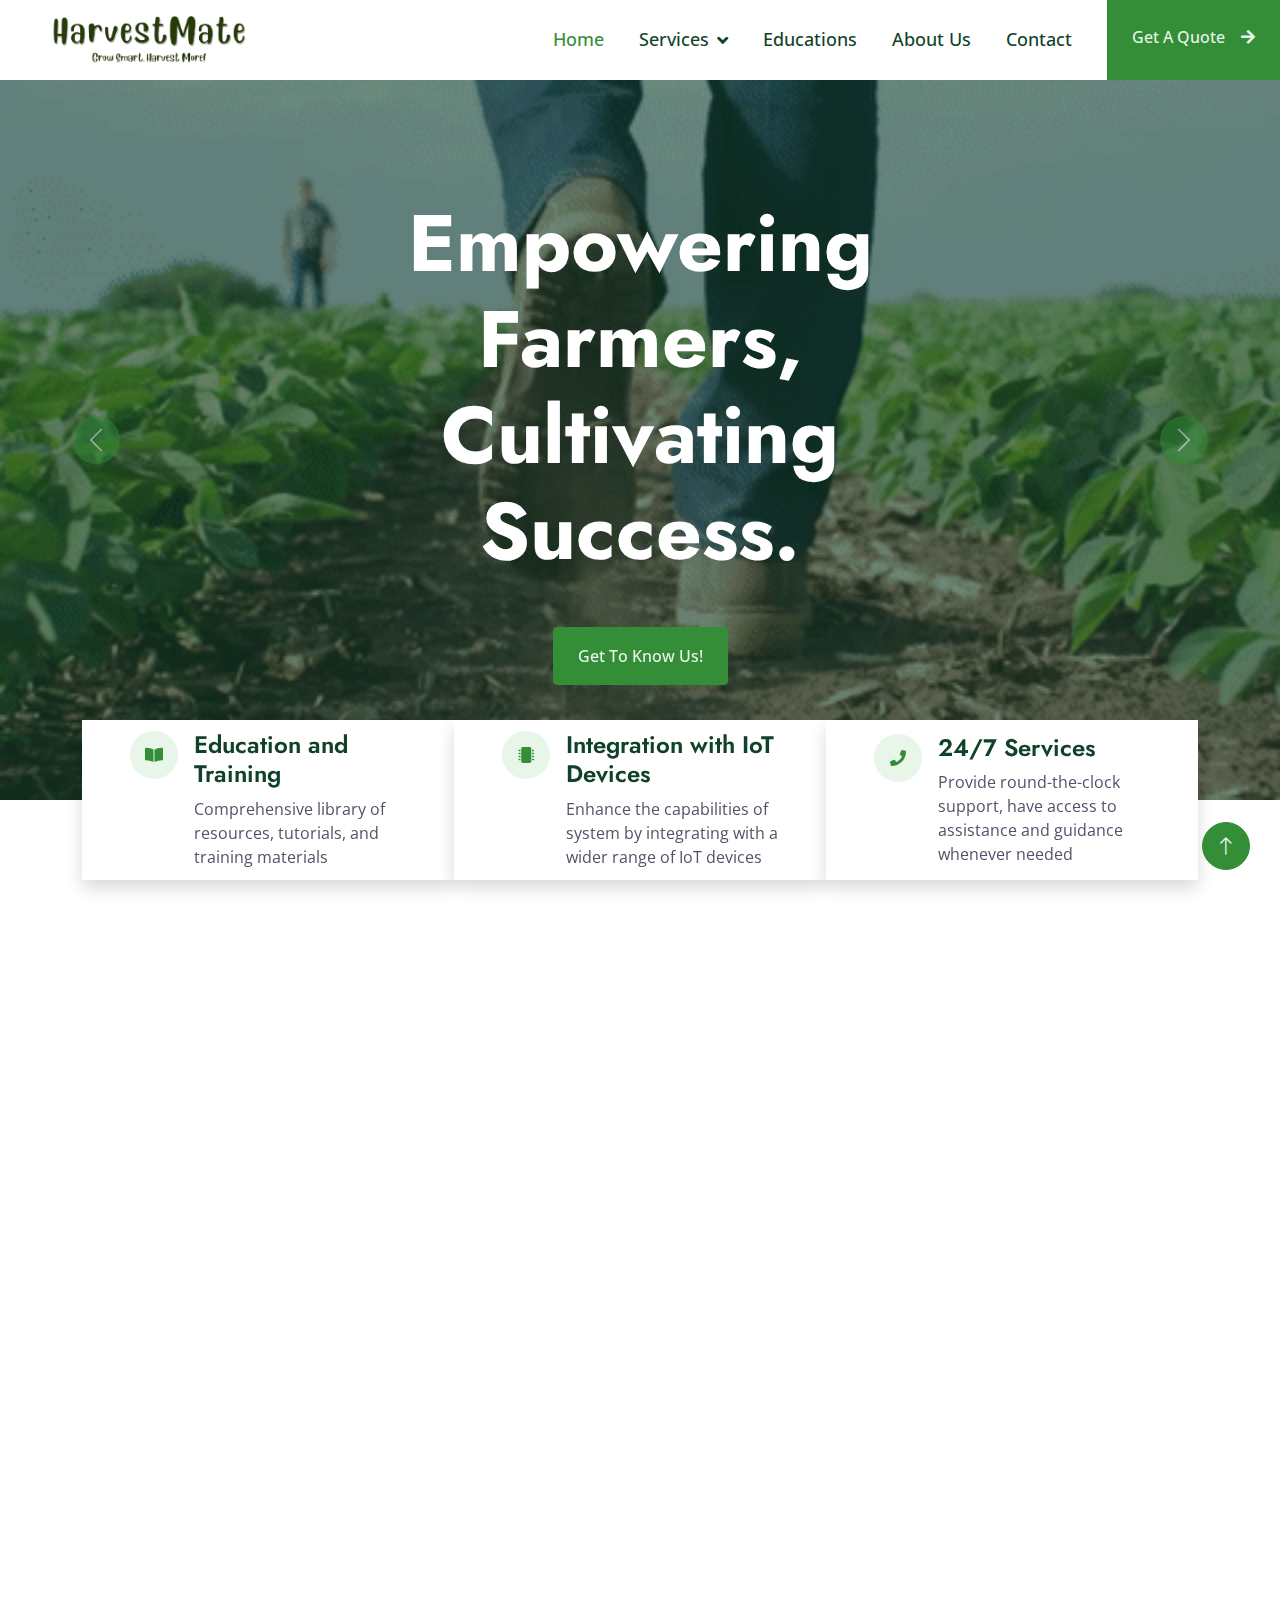
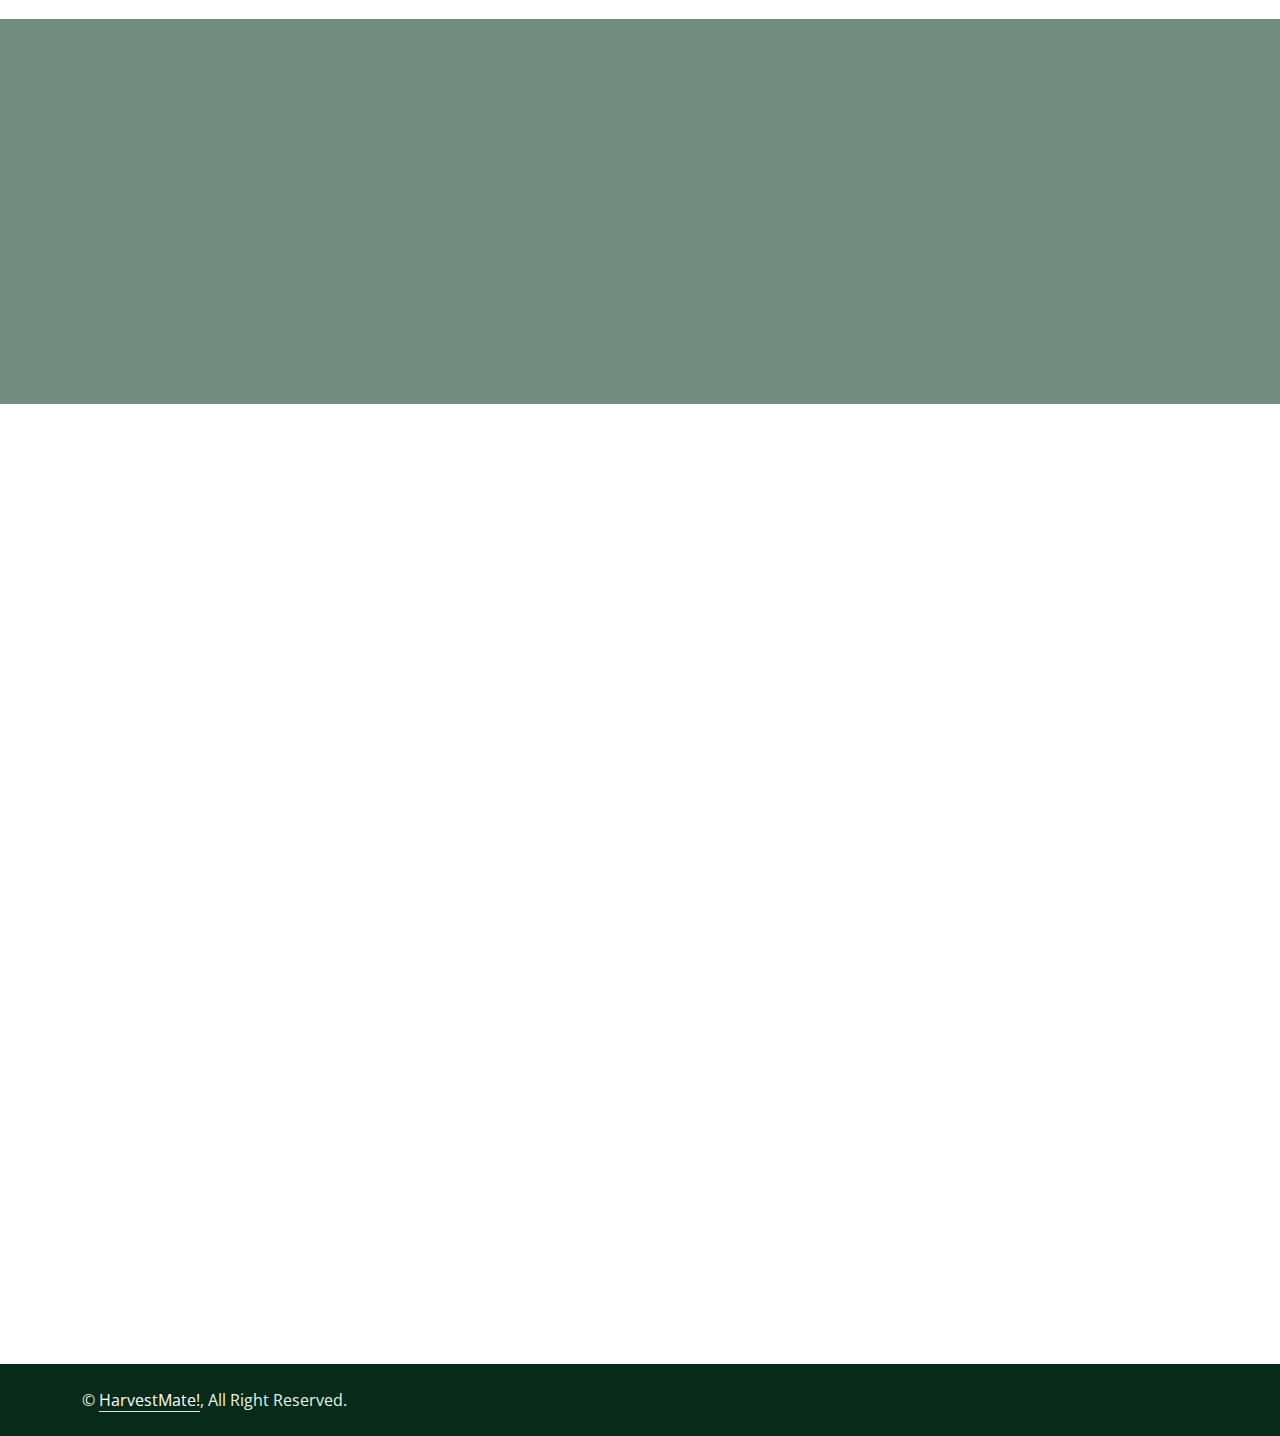
<file: index.html>
<!DOCTYPE html>
<html lang="en">

<head>
    <meta charset="utf-8">
    <title>HarvestMate!</title>
    <meta content="width=device-width, initial-scale=1.0" name="viewport">
    <meta content="" name="keywords">
    <meta content="" name="description">

    <!-- Favicon -->
    <link href="img/favicon.ico" rel="icon">

    <!-- Google Web Fonts -->
    <link rel="preconnect" href="https://fonts.googleapis.com">
    <link rel="preconnect" href="https://fonts.gstatic.com" crossorigin>
    <link href="https://fonts.googleapis.com/css2?family=Jost:wght@500;600;700&family=Open+Sans:wght@400;500&display=swap" rel="stylesheet">  

    <!-- Icon Font Stylesheet -->
    <link href="https://cdnjs.cloudflare.com/ajax/libs/font-awesome/5.10.0/css/all.min.css" rel="stylesheet">
    <link href="https://cdn.jsdelivr.net/npm/bootstrap-icons@1.4.1/font/bootstrap-icons.css" rel="stylesheet">

    <!-- Libraries Stylesheet -->
    <link href="lib/animate/animate.min.css" rel="stylesheet">
    <link href="lib/owlcarousel/assets/owl.carousel.min.css" rel="stylesheet">
    <link href="lib/lightbox/css/lightbox.min.css" rel="stylesheet">

    <!-- Customized Bootstrap Stylesheet -->
    <link href="css/bootstrap.min.css" rel="stylesheet">

    <!-- Template Stylesheet -->
    <link href="css/style.css" rel="stylesheet">
</head>

<body>
    <!-- Spinner Start -->
    <div id="spinner" class="show bg-white position-fixed translate-middle w-100 vh-100 top-50 start-50 d-flex align-items-center justify-content-center">
        <div class="spinner-border text-primary" role="status" style="width: 3rem; height: 3rem;"></div>
    </div>
    <!-- Spinner End -->

    <!-- Navbar Start -->
    <nav class="navbar navbar-expand-lg bg-white navbar-light sticky-top p-0">
        <a href="index.html" class="navbar-brand d-flex align-items-center px-4 px-lg-5">
            <img src="img/homeicon.png" alt="homelogo" class="homelogo">
        </a>
        <button type="button" class="navbar-toggler me-4" data-bs-toggle="collapse" data-bs-target="#navbarCollapse">
            <span class="navbar-toggler-icon"></span>
        </button>
        <div class="collapse navbar-collapse" id="navbarCollapse">
            <div class="navbar-nav ms-auto p-4 p-lg-0">
                <a href="#" class="nav-item nav-link active">Home</a>
                <div class="nav-item dropdown">
                    <a href="" class="nav-link dropdown-toggle" data-bs-toggle="dropdown">Services</a>
                    <div class="dropdown-menu bg-light m-0">
                        <a href="marketplace.html" class="dropdown-item">Marketplace</a>
						<a href="dashboard.html" class="dropdown-item">Dashboard</a>
						<a href="upgrade.html" class="dropdown-item">Upgrade Account</a>
                    </div>
                </div>
				<a href="education.html" class="nav-item nav-link">Educations</a>
                <a href="about.html" class="nav-item nav-link">About Us</a>
				<a href="contact.html" class="nav-item nav-link">Contact</a>
            </div>
            <a href="quote.html" class="btn btn-primary py-4 px-lg-4 rounded-0 d-none d-lg-block">Get A Quote<i class="fa fa-arrow-right ms-3"></i></a>
        </div>
    </nav>
    <!-- Navbar End -->


    <!-- Carousel Start -->
    <div class="container-fluid p-0 wow fadeIn" data-wow-delay="0.1s">
        <div id="header-carousel" class="carousel slide" data-bs-ride="carousel">
            <div class="carousel-inner">
                <div class="carousel-item active">
                    <img class="w-100" src="img/carousel-1.gif" alt="Image">
                    <div class="carousel-caption">
                        <div class="container">
                            <div class="row justify-content-center">
                                <div class="col-lg-8">
									<h1 class="display-1 text-white mb-5 animated slideInDown">Empowering Farmers, Cultivating Success.</h1>
                                    <a href="about.html" class="btn btn-primary py-sm-3 px-sm-4">Get To Know Us!</a>
                                </div>
                            </div>
                        </div>
                    </div>
                </div>
                <div class="carousel-item">
                    <img class="w-100" src="img/carousel-2.gif" alt="Image">
                    <div class="carousel-caption">
                        <div class="container">
                            <div class="row justify-content-center">
                                <div class="col-lg-7">
                                    <h1 class="display-1 text-white mb-5 animated slideInDown">Your Intuitive Crop Management Companion</h1>
                                </div>
                            </div>
                        </div>
                    </div>
                </div>
            </div>
            <button class="carousel-control-prev" type="button" data-bs-target="#header-carousel"
                data-bs-slide="prev">
                <span class="carousel-control-prev-icon" aria-hidden="true"></span>
                <span class="visually-hidden">Previous</span>
            </button>
            <button class="carousel-control-next" type="button" data-bs-target="#header-carousel"
                data-bs-slide="next">
                <span class="carousel-control-next-icon" aria-hidden="true"></span>
                <span class="visually-hidden">Next</span>
            </button>
        </div>
    </div>
    <!-- Carousel End -->


    <!-- Top Feature Start -->
    <div class="container-fluid top-feature py-5 pt-lg-0">
        <div class="container py-5 pt-lg-0">
            <div class="row gx-0">
                <div class="col-lg-4 wow fadeIn" data-wow-delay="0.1s">
                    <div class="bg-white shadow d-flex align-items-center h-100 px-5" style="min-height: 160px;">
                        <div class="d-flex">
                            <div class="flex-shrink-0 btn-lg-square rounded-circle bg-light">
                                <i class="fa fa-book-open text-primary"></i>
                            </div>
                            <div class="ps-3">
                                <h4>Education and Training</h4>
                                <span>Comprehensive library of resources, tutorials, and training materials </span>
                            </div>
                        </div>
                    </div>
                </div>
                <div class="col-lg-4 wow fadeIn" data-wow-delay="0.3s">
                    <div class="bg-white shadow d-flex align-items-center h-100 px-5" style="min-height: 160px;">
                        <div class="d-flex">
                            <div class="flex-shrink-0 btn-lg-square rounded-circle bg-light">
                                <i class="fa fa-microchip text-primary"></i>
                            </div>
                            <div class="ps-3">
                                <h4>Integration with IoT Devices</h4>
                                <span>Enhance the capabilities of system by integrating with a wider range of IoT devices</span>
                            </div>
                        </div>
                    </div>
                </div>
                <div class="col-lg-4 wow fadeIn" data-wow-delay="0.5s">
                    <div class="bg-white shadow d-flex align-items-center h-100 px-5" style="min-height: 160px;">
                        <div class="d-flex">
                            <div class="flex-shrink-0 btn-lg-square rounded-circle bg-light">
                                <i class="fa fa-phone text-primary"></i>
                            </div>
                            <div class="ps-3">
                                <h4>24/7 Services</h4>
                                <span>Provide round-the-clock support, have access to assistance and guidance whenever needed</span>
                            </div>
                        </div>
                    </div>
                </div>
            </div>
        </div>
    </div>
    <!-- Top Feature End -->


    <!-- About Start -->
    <div class="container-xxl py-5">
        <div class="container">
            <div class="row g-5 align-items-end">
                <div class="col-lg-3 col-md-5 wow fadeInUp" data-wow-delay="0.1s">
                    <img class="img-fluid rounded" data-wow-delay="0.1s" src="img/about.jpg">
                </div>
                <div class="col-lg-6 col-md-7 wow fadeInUp" data-wow-delay="0.3s">
                    <h1 class="display-3 mb-4">Years of collective experience in crop management</h1>
                    <p class="mb-4"> 
					With years of collective experience in crop management, our team is well-equipped to understand the challenges faced by farmers and provide effective solutions. 
					Our deep-rooted knowledge and expertise enable us to offer valuable insights and guidance, empowering farmers to achieve optimal crop yields and sustainable farming practices.</p>
                </div>
                <div class="col-lg-3 col-md-12 wow fadeInUp" data-wow-delay="0.5s">
                    <div class="row g-5">
                        <div class="col-12 col-sm-6 col-lg-12">
                            <div class="border-start ps-4">
                                <i class="fa fa-award fa-3x text-primary mb-3"></i>
                                <h4 class="mb-3">Certified Trainer</h4>
                                <span>Extensive crop management experience, ensuring top-notch training and guidance for our users.</span>
                            </div>
                        </div>
                        <div class="col-12 col-sm-6 col-lg-12">
                            <div class="border-start ps-4">
                                <i class="fa fa-users fa-3x text-primary mb-3"></i>
                                <h4 class="mb-3">Dedicated Team</h4>
                                <span>Ready to support farmers with troubleshooting, technical support, and guidance on crop management practices.</span>
                            </div>
                        </div>
                    </div>
                </div>
            </div>
        </div>
    </div>
    <!-- About End -->


    <!-- Facts Start -->
    <div class="container-fluid facts my-5 py-5" data-parallax="scroll" data-image-src="img/carousel-3.gif">
        <div class="container py-5">
            <div class="row g-5">
                <div class="col-lg-6 wow fadeIn" data-wow-delay="0.5s">
                    <div class="row g-4 align-items-center">
                        <div class="col-sm-4">
                            <img class="img-fluid rounded" src="img/banner-2.png" alt="">
                        </div>
                        <div class="col-sm-8">
                            <h2 class="text-white mb-3">Help Us Survey!</h2>
                            <p class="text-white mb-4">We value your feedback! Please take a moment to complete our survey and help us improve our service</p>
                            <a class="btn btn-secondary rounded-pill py-2 px-4" href="https://bit.ly/harvestmate" target="_blank">Survey Here!</a>
                        </div>
                    </div>
                </div>
            </div>
        </div>
    </div>
    <!-- Facts End -->

    <!-- Testimonial Start -->
    <div class="container-xxl py-5">
        <div class="container">
            <div class="row g-5">
                <div class="col-lg-5 wow fadeInUp" data-wow-delay="0.1s">
                    <p class="fs-5 fw-bold text-primary">Testimonials.</p>
                    <h1 class="display-5 mb-5">What Our Clients Say About Us!</h1>
                </div>
                <div class="col-lg-7 wow fadeInUp" data-wow-delay="0.5s">
                    <div class="owl-carousel testimonial-carousel">
                        <div class="testimonial-item">
                            <img class="img-fluid rounded mb-3" src="img/testimonial-1.jpg" alt="">
                            <p class="fs-5">"My cabbages have started growing well, the coming CNY we will have more cabbage stocks in supermarket! I can make my own coleslaw now"</p>
                            <h4>Javier Pablo Pors</h4>
                            <span>Old Farmer</span>
                        </div>
                        <div class="testimonial-item">
                            <img class="img-fluid rounded mb-3" src="img/testimonial-2.jpg" alt="">
                            <p class="fs-5">"Now I know how to harvest cottons. Thank you HarvestMate!"</p>
                            <h4>Yong Tau Fu</h4>
                            <span>Fresh Graduate</span>
                        </div>
                    </div>
                </div>
            </div>
        </div>
    </div>
    <!-- Testimonial End -->

    <!-- Footer Start -->
    <div class="container-fluid bg-dark text-light footer mt-5 py-5 wow fadeIn" data-wow-delay="0.1s">
        <div class="container py-5">
            <div class="row g-5">
                <div class="col-lg-3 col-md-6">
                    <h4 class="text-white mb-4">Our Office</h4>
                    <p class="mb-2"><i class="fa fa-map-marker-alt me-3"></i>Jalan Lintang Pukang, Kota Samarahan, Sarawak</p>
                    <p class="mb-2"><i class="fa fa-phone-alt me-3"></i>+012 345 6789</p>
                    <p class="mb-2"><i class="fa fa-envelope me-3"></i>harvestmate@google.com</p>
                    <div class="d-flex pt-2">
                        <a class="btn btn-square btn-outline-light rounded-circle me-2" href=""><i class="fab fa-twitter"></i></a>
                        <a class="btn btn-square btn-outline-light rounded-circle me-2" href=""><i class="fab fa-facebook-f"></i></a>
                        <a class="btn btn-square btn-outline-light rounded-circle me-2" href=""><i class="fab fa-youtube"></i></a>
                        <a class="btn btn-square btn-outline-light rounded-circle me-2" href=""><i class="fab fa-linkedin-in"></i></a>
                    </div>
                </div>
                <div class="col-lg-3 col-md-6">
                    <h4 class="text-white mb-4">Education</h4>
                    <a class="btn btn-link" href="cropsmanagmenttraining.html">Crops Management</a>
                    <a class="btn btn-link" href="cropsmanagmenttraining.html">Basic Planting</a>
                    <a class="btn btn-link" href="cropsmanagmenttraining.html">IOT Systems</a>
                    <a class="btn btn-link" href="cropsmanagmenttraining.html">Marketing</a>
                </div>
                <div class="col-lg-3 col-md-6">
                    <h4 class="text-white mb-4">Quick Links</h4>
                    <a class="btn btn-link" href="about.html">About Us</a>
                    <a class="btn btn-link" href="contact.html">Contact Us</a>
                    <a class="btn btn-link" href="marketplace.html">Marketplaces</a>
                    <a class="btn btn-link" href="dashboard.html">Dashboard</a>
                </div>
                <div class="col-lg-3 col-md-6">
                    <h4 class="text-white mb-4">Newsletter</h4>
                    <p>Dolor amet sit justo amet elitr clita ipsum elitr est.</p>
                    <div class="position-relative w-100">
                        <input class="form-control bg-light border-light w-100 py-3 ps-4 pe-5" type="text" placeholder="Your email">
                        <button type="button" class="btn btn-primary py-2 position-absolute top-0 end-0 mt-2 me-2">SignUp</button>
                    </div>
                </div>
            </div>
        </div>
    </div>
    <!-- Footer End -->


    <!-- Copyright Start -->
    <div class="container-fluid copyright py-4">
        <div class="container">
            <div class="row">
                <div class="col-md-6 text-center text-md-start mb-3 mb-md-0">
                    &copy; <a class="border-bottom" href="#">HarvestMate!</a>, All Right Reserved.
                </div>
            </div>
        </div>
    </div>
    <!-- Copyright End -->


    <!-- Back to Top -->
    <a href="#" class="btn btn-lg btn-primary btn-lg-square rounded-circle back-to-top"><i class="bi bi-arrow-up"></i></a>


    <!-- JavaScript Libraries -->
    <script src="https://code.jquery.com/jquery-3.4.1.min.js"></script>
    <script src="https://cdn.jsdelivr.net/npm/bootstrap@5.0.0/dist/js/bootstrap.bundle.min.js"></script>
    <script src="lib/wow/wow.min.js"></script>
    <script src="lib/easing/easing.min.js"></script>
    <script src="lib/waypoints/waypoints.min.js"></script>
    <script src="lib/owlcarousel/owl.carousel.min.js"></script>
    <script src="lib/counterup/counterup.min.js"></script>
    <script src="lib/parallax/parallax.min.js"></script>
    <script src="lib/isotope/isotope.pkgd.min.js"></script>
    <script src="lib/lightbox/js/lightbox.min.js"></script>

    <!-- Template Javascript -->
    <script src="js/main.js"></script>
</body>

</html>
</file>
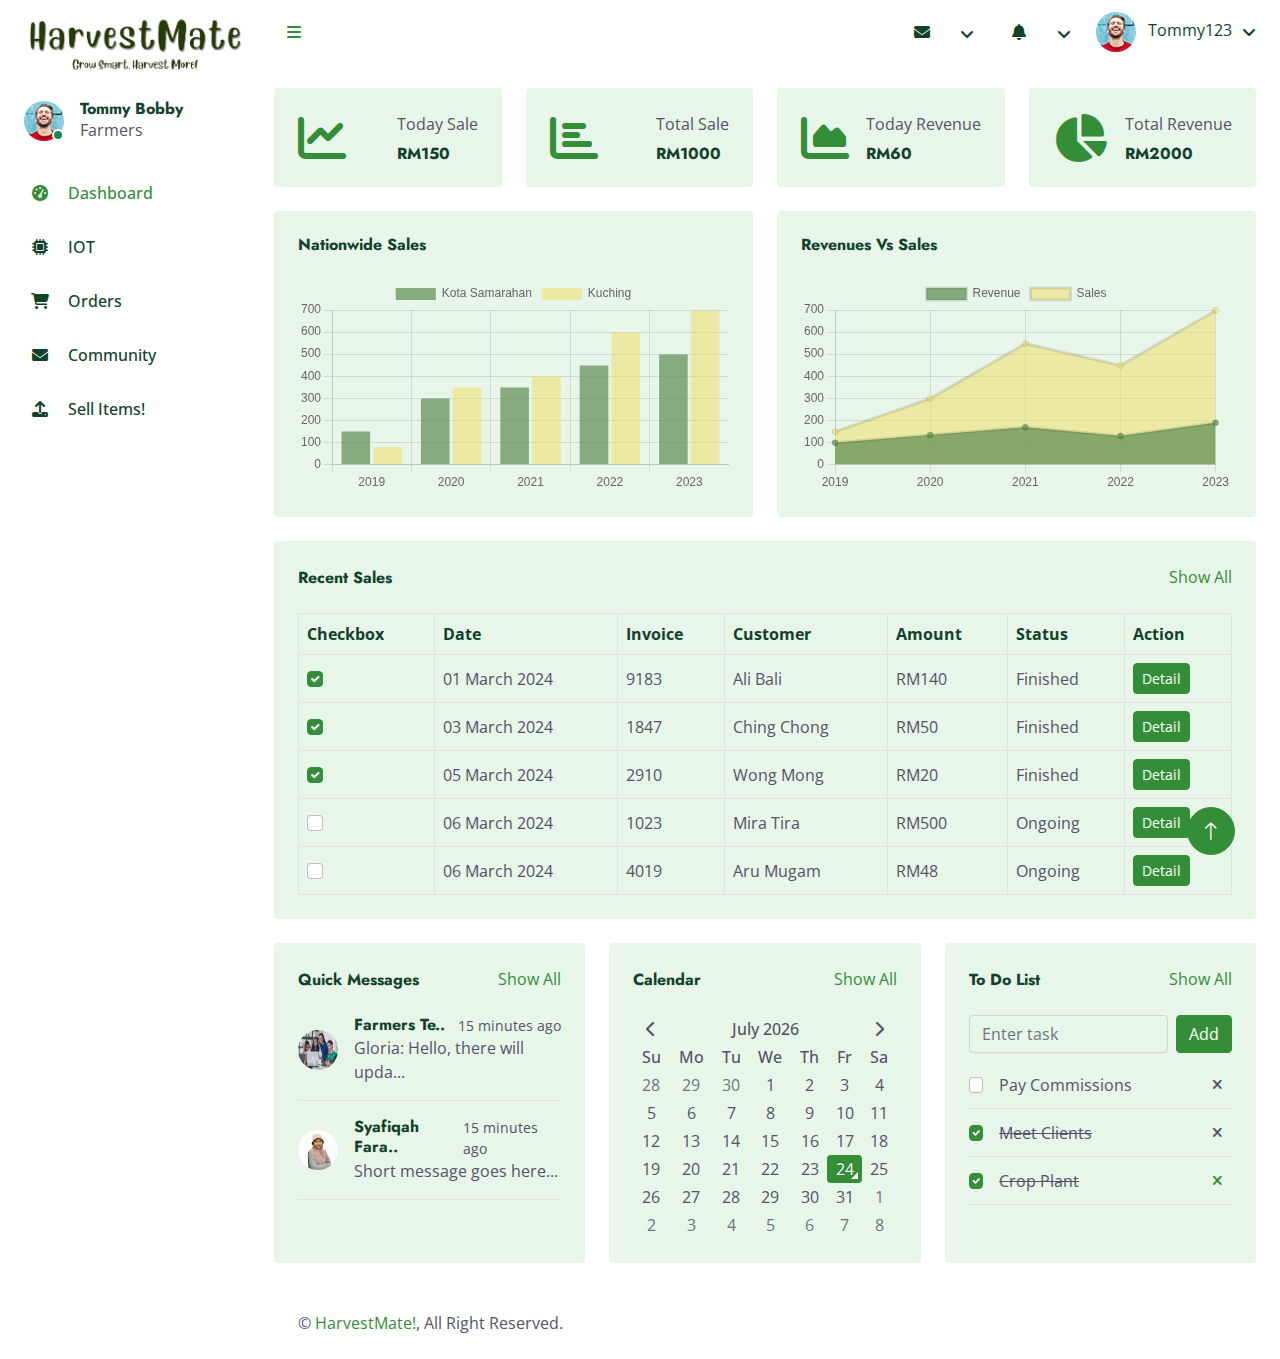
<file: dashboard.html>
<!DOCTYPE html>
<html lang="en">

<head>
    <meta charset="utf-8">
    <title>HarvestMate!</title>
    <meta content="width=device-width, initial-scale=1.0" name="viewport">
    <meta content="" name="keywords">
    <meta content="" name="description">

    <!-- Favicon -->
    <link href="img/favicon.ico" rel="icon">

    <!-- Google Web Fonts -->
    <link rel="preconnect" href="https://fonts.googleapis.com">
    <link rel="preconnect" href="https://fonts.gstatic.com" crossorigin>
    <link href="https://fonts.googleapis.com/css2?family=Jost:wght@500;600;700&family=Open+Sans:wght@400;500&display=swap" rel="stylesheet">  

    <!-- Icon Font Stylesheet -->
    <link href="https://cdnjs.cloudflare.com/ajax/libs/font-awesome/6.4.0/css/all.min.css" rel="stylesheet">
    <link href="https://cdn.jsdelivr.net/npm/bootstrap-icons@1.4.1/font/bootstrap-icons.css" rel="stylesheet">

    <!-- Libraries Stylesheet -->
    <link href="lib/animate/animate.min.css" rel="stylesheet">
    <link href="lib/owlcarousel/assets/owl.carousel.min.css" rel="stylesheet">
    <link href="lib/lightbox/css/lightbox.min.css" rel="stylesheet">
	<link href="lib/tempusdominus/css/tempusdominus-bootstrap-4.min.css" rel="stylesheet" />

    <!-- Customized Bootstrap Stylesheet -->
    <link href="css/bootstrap.min.css" rel="stylesheet">

    <!-- Template Stylesheet -->
    <link href="css/dashboardstyle.css" rel="stylesheet">
</head>

<body>
		<!-- Spinner Start -->
		<div id="spinner" class="show bg-white position-fixed translate-middle w-100 vh-100 top-50 start-50 d-flex align-items-center justify-content-center">
			<div class="spinner-border text-primary" role="status" style="width: 3rem; height: 3rem;"></div>
		</div>
		<!-- Spinner End -->

        <!-- Sidebar Start -->
        <div class="sidebar pe-4 pb-3">
            <nav class="navbar bg-white navbar-light">
                <a href="index.html" class="navbar-brand mx-4 mb-3">
                    <img src="img/homeicon.png" style="width: 220px; height: 65px;" alt="">
                </a>
                <div class="d-flex align-items-center ms-4 mb-4">
                    <div class="position-relative">
                        <img class="rounded-circle" src="img/user.jpg" alt="" style="width: 40px; height: 40px;">
                        <div class="bg-success rounded-circle border border-2 border-white position-absolute end-0 bottom-0 p-1"></div>
                    </div>
                    <div class="ms-3">
                        <h6 class="mb-0">Tommy Bobby</h6>
                        <span>Farmers</span>
                    </div>
                </div>
                <div class="navbar-nav w-100">
                    <a href="#" class="nav-item nav-link active"><i class="fa fa-tachometer-alt me-2"></i>Dashboard</a>
					<a href="iot.html" class="nav-item nav-link ""><i class="fa fa-microchip me-2"></i>IOT</a>
                    <a href="order.html" class="nav-item nav-link"><i class="fa-solid fa-cart-shopping me-2"></i>Orders</a>
                    <a href="message.html" class="nav-item nav-link"><i class="fas fa-envelope me-2"></i>Community</a>
					<a href="upload.html" class="nav-item nav-link"><i class="fa fa-upload me-2"></i>Sell Items!</a>
                </div>
            </nav>
        </div>
        <!-- Sidebar End -->


        <!-- Content Start -->
        <div class="content">
		
            <!-- Navbar Start -->
            <nav class="navbar navbar-expand bg-white navbar-light sticky-top px-4 py-0">
                <a href="#" class="sidebar-toggler flex-shrink-0">
                    <i class="fa fa-bars"></i>
                </a>
                <div class="navbar-nav align-items-center ms-auto">
                    <div class="nav-item dropdown">
                        <a href="#" class="nav-link dropdown-toggle" data-bs-toggle="dropdown">
                            <i class="fa fa-envelope me-lg-2"></i>
                            
                        </a>
                        <div class="dropdown-menu dropdown-menu-end bg-white border-0 rounded-0 rounded-bottom m-0">
                            <a href="#" class="dropdown-item">
                                <div class="d-flex align-items-center">
                                    <img class="rounded-circle" src="img/team-3.png" alt="" style="width: 40px; height: 40px;">
                                    <div class="ms-2">
                                        <h6 class="fw-normal mb-0">Gloria Sent A Message At Farmers Team</h6>
                                        <small>15 minutes ago</small>
                                    </div>
                                </div>
                            </a>
                            <hr class="dropdown-divider">
                            <a href="#" class="dropdown-item">
                                <div class="d-flex align-items-center">
                                    <img class="rounded-circle" src="img/team-1.png" alt="" style="width: 40px; height: 40px;">
                                    <div class="ms-2">
                                        <h6 class="fw-normal mb-0">Shafiqah Sent You A Message</h6>
                                        <small>30 minutes ago</small>
                                    </div>
                                </div>
                            </a>
                            <hr class="dropdown-divider">
                            <a href="#" class="dropdown-item text-center">See all message</a>
                        </div>
                    </div>
                    <div class="nav-item dropdown">
                        <a href="#" class="nav-link dropdown-toggle" data-bs-toggle="dropdown">
                            <i class="fa fa-bell me-lg-2"></i>
                            
                        </a>
                        <div class="dropdown-menu dropdown-menu-end bg-white border-0 rounded-0 rounded-bottom m-0">
                            <a href="#" class="dropdown-item">
                                <h6 class="fw-normal mb-0">Password updated</h6>
                                <small>20 days ago</small>
                            </a>
                            <hr class="dropdown-divider">
                            <a href="#" class="dropdown-item">
                                <h6 class="fw-normal mb-0">New Order, 1023</h6>
                                <small>15 minutes ago</small>
                            </a>
                            <hr class="dropdown-divider">
                            <a href="#" class="dropdown-item">
                                <h6 class="fw-normal mb-0">New Order, 4019</h6>
                                <small>5 minutes ago</small>
                            </a>
                            <hr class="dropdown-divider">
                            <a href="#" class="dropdown-item text-center">See all notifications</a>
                        </div>
                    </div>
                    <div class="nav-item dropdown">
                        <a href="#" class="nav-link dropdown-toggle" data-bs-toggle="dropdown">
                            <img class="rounded-circle me-lg-2" src="img/user.jpg" alt="" style="width: 40px; height: 40px;">
                            <span class="d-none d-lg-inline-flex">Tommy123</span>
                        </a>
                        <div class="dropdown-menu dropdown-menu-end bg-white border-0 rounded-0 rounded-bottom m-0">
                            <a href="profile.html" class="dropdown-item">Update Profile</a>
							<a href="index.html" class="dropdown-item">Back To Menu</a>
                            <a href="#" class="dropdown-item" onclick="logout()">Log Out</a>
                        </div>
                    </div>
                </div>
            </nav>
            <!-- Navbar End -->


            <!-- Sale & Revenue Start -->
            <div class="container-fluid pt-4 px-4">
                <div class="row g-4">
                    <div class="col-sm-6 col-xl-3">
                        <div class="bg-light rounded d-flex align-items-center justify-content-between p-4">
                            <i class="fa fa-chart-line fa-3x text-primary"></i>
                            <div class="ms-3">
                                <p class="mb-2">Today Sale</p>
                                <h6 class="mb-0">RM150</h6>
                            </div>
                        </div>
                    </div>
                    <div class="col-sm-6 col-xl-3">
                        <div class="bg-light rounded d-flex align-items-center justify-content-between p-4">
                            <i class="fa fa-chart-bar fa-3x text-primary"></i>
                            <div class="ms-3">
                                <p class="mb-2">Total Sale</p>
                                <h6 class="mb-0">RM1000</h6>
                            </div>
                        </div>
                    </div>
                    <div class="col-sm-6 col-xl-3">
                        <div class="bg-light rounded d-flex align-items-center justify-content-between p-4">
                            <i class="fa fa-chart-area fa-3x text-primary"></i>
                            <div class="ms-3">
                                <p class="mb-2">Today Revenue</p>
                                <h6 class="mb-0">RM60</h6>
                            </div>
                        </div>
                    </div>
                    <div class="col-sm-6 col-xl-3">
                        <div class="bg-light rounded d-flex align-items-center justify-content-between p-4">
                            <i class="fa fa-chart-pie fa-3x text-primary"></i>
                            <div class="ms-3">
                                <p class="mb-2">Total Revenue</p>
                                <h6 class="mb-0">RM2000</h6>
                            </div>
                        </div>
                    </div>
                </div>
            </div>
            <!-- Sale & Revenue End -->


            <!-- Sales Chart Start -->
            <div class="container-fluid pt-4 px-4">
                <div class="row g-4">
                    <div class="col-sm-12 col-xl-6">
                        <div class="bg-light text-center rounded p-4">
                            <div class="d-flex align-items-center justify-content-between mb-4">
                                <h6 class="mb-0">Nationwide Sales</h6>
                            </div>
                            <canvas id="worldwide-sales"></canvas>
                        </div>
                    </div>
                    <div class="col-sm-12 col-xl-6">
                        <div class="bg-light text-center rounded p-4">
                            <div class="d-flex align-items-center justify-content-between mb-4">
                                <h6 class="mb-0">Revenues Vs Sales</h6>
                            </div>
                            <canvas id="salse-revenue"></canvas>
                        </div>
                    </div>
                </div>
            </div>
            <!-- Sales Chart End -->


            <!-- Recent Sales Start -->
            <div class="container-fluid pt-4 px-4">
                <div class="bg-light text-center rounded p-4">
                    <div class="d-flex align-items-center justify-content-between mb-4">
                        <h6 class="mb-0">Recent Sales</h6>
                        <a href="">Show All</a>
                    </div>
                    <div class="table-responsive">
                        <table class="table text-start align-middle table-bordered table-hover mb-0">
                            <thead>
                                <tr class="text-dark">
                                    <th scope="col">Checkbox</th>
                                    <th scope="col">Date</th>
                                    <th scope="col">Invoice</th>
                                    <th scope="col">Customer</th>
                                    <th scope="col">Amount</th>
                                    <th scope="col">Status</th>
                                    <th scope="col">Action</th>
                                </tr>
                            </thead>
                            <tbody>
                                <tr>
                                    <td><input class="form-check-input" type="checkbox" checked></td>
                                    <td>01 March 2024</td>
                                    <td>9183</td>
                                    <td>Ali Bali</td>
                                    <td>RM140</td>
                                    <td>Finished</td>
                                    <td><a class="btn btn-sm btn-primary" href="">Detail</a></td>
                                </tr>
                                <tr>
                                    <td><input class="form-check-input" type="checkbox" checked></td>
                                    <td>03 March 2024</td>
                                    <td>1847</td>
                                    <td>Ching Chong</td>
                                    <td>RM50</td>
                                    <td>Finished</td>
                                    <td><a class="btn btn-sm btn-primary" href="">Detail</a></td>
                                </tr>
                                <tr>
                                    <td><input class="form-check-input" type="checkbox" checked></td>
                                    <td>05 March 2024</td>
                                    <td>2910</td>
                                    <td>Wong Mong</td>
                                    <td>RM20</td>
                                    <td>Finished</td>
                                    <td><a class="btn btn-sm btn-primary" href="">Detail</a></td>
                                </tr>
                                <tr>
                                    <td><input class="form-check-input" type="checkbox"></td>
                                    <td>06 March 2024</td>
                                    <td>1023</td>
                                    <td>Mira Tira</td>
                                    <td>RM500</td>
                                    <td>Ongoing</td>
                                    <td><a class="btn btn-sm btn-primary" href="">Detail</a></td>
                                </tr>
                                <tr>
                                    <td><input class="form-check-input" type="checkbox"></td>
                                    <td>06 March 2024</td>
                                    <td>4019</td>
                                    <td>Aru Mugam</td>
                                    <td>RM48</td>
                                    <td>Ongoing</td>
                                    <td><a class="btn btn-sm btn-primary" href="">Detail</a></td>
                                </tr>
                            </tbody>
                        </table>
                    </div>
                </div>
            </div>
            <!-- Recent Sales End -->

            <!-- Widgets Start -->
            <div class="container-fluid pt-4 px-4">
                <div class="row g-4">
                    <div class="col-sm-12 col-md-6 col-xl-4">
                        <div class="h-100 bg-light rounded p-4">
                            <div class="d-flex align-items-center justify-content-between mb-2">
                                <h6 class="mb-0">Quick Messages</h6>
                                <a href="message.html">Show All</a>
                            </div>
                            <div class="d-flex align-items-center border-bottom py-3">
                                <img class="rounded-circle flex-shrink-0" src="img/cat-2.jpg" alt="" style="width: 40px; height: 40px;">
                                <div class="w-100 ms-3">
                                    <div class="d-flex w-100 justify-content-between">
                                        <h6 class="mb-0">Farmers Te..</h6>
                                        <small>15 minutes ago</small>
                                    </div>
                                    <span>Gloria: Hello, there will upda...</span>
                                </div>
                            </div>
                            <div class="d-flex align-items-center border-bottom py-3">
                                <img class="rounded-circle flex-shrink-0" src="img/team-1.png" alt="" style="width: 40px; height: 40px;">
                                <div class="w-100 ms-3">
                                    <div class="d-flex w-100 justify-content-between">
                                        <h6 class="mb-0">Syafiqah Fara..</h6>
                                        <small>15 minutes ago</small>
                                    </div>
                                    <span>Short message goes here...</span>
                                </div>
                            </div>
                        </div>
                    </div>
                    <div class="col-sm-12 col-md-6 col-xl-4">
                        <div class="h-100 bg-light rounded p-4">
                            <div class="d-flex align-items-center justify-content-between mb-4">
                                <h6 class="mb-0">Calendar</h6>
                                <a href="">Show All</a>
                            </div>
                            <div id="calender"></div>
                        </div>
                    </div>
                    <div class="col-sm-12 col-md-6 col-xl-4">
                        <div class="h-100 bg-light rounded p-4">
                            <div class="d-flex align-items-center justify-content-between mb-4">
                                <h6 class="mb-0">To Do List</h6>
                                <a href="">Show All</a>
                            </div>
                            <div class="d-flex mb-2">
                                <input class="form-control bg-transparent" type="text" placeholder="Enter task">
                                <button type="button" class="btn btn-primary ms-2">Add</button>
                            </div>
                            <div class="d-flex align-items-center border-bottom py-2">
                                <input class="form-check-input m-0" type="checkbox">
                                <div class="w-100 ms-3">
                                    <div class="d-flex w-100 align-items-center justify-content-between">
                                        <span>Pay Commissions</span>
                                        <button class="btn btn-sm"><i class="fa fa-times"></i></button>
                                    </div>
                                </div>
                            </div>
                            <div class="d-flex align-items-center border-bottom py-2">
                                <input class="form-check-input m-0" type="checkbox" checked>
                                <div class="w-100 ms-3">
                                    <div class="d-flex w-100 align-items-center justify-content-between">
                                        <span><del>Meet Clients</del></span>
                                        <button class="btn btn-sm"><i class="fa fa-times"></i></button>
                                    </div>
                                </div>
                            </div>
                            <div class="d-flex align-items-center border-bottom py-2">
                                <input class="form-check-input m-0" type="checkbox" checked>
                                <div class="w-100 ms-3">
                                    <div class="d-flex w-100 align-items-center justify-content-between">
                                        <span><del>Crop Plant</del></span>
                                        <button class="btn btn-sm text-primary"><i class="fa fa-times"></i></button>
                                    </div>
                                </div>
                            </div>
                        </div>
                    </div>
                </div>
            </div>
            <!-- Widgets End -->

            <!-- Footer Start -->
            <div class="container-fluid pt-4 px-4">
                <div class="bg-white rounded-top p-4">
                    <div class="row">
                        <div class="col-12 col-sm-6 text-center text-sm-start">
                            &copy; <a href="#">HarvestMate!</a>, All Right Reserved. 
                        </div>
                    </div>
                </div>
            </div>
            <!-- Footer End -->
        </div>
        <!-- Content End -->


        <!-- Back to Top -->
        <a href="#" class="btn btn-lg btn-primary btn-lg-square back-to-top"><i class="bi bi-arrow-up"></i></a>
    </div>

    <!-- JavaScript Libraries -->
    <script src="https://code.jquery.com/jquery-3.4.1.min.js"></script>
    <script src="https://cdn.jsdelivr.net/npm/bootstrap@5.0.0/dist/js/bootstrap.bundle.min.js"></script>
    <script src="lib/chart/chart.min.js"></script>
    <script src="lib/easing/easing.min.js"></script>
    <script src="lib/waypoints/waypoints.min.js"></script>
    <script src="lib/owlcarousel/owl.carousel.min.js"></script>
    <script src="lib/tempusdominus/js/moment.min.js"></script>
    <script src="lib/tempusdominus/js/moment-timezone.min.js"></script>
    <script src="lib/tempusdominus/js/tempusdominus-bootstrap-4.min.js"></script>

    <!-- Template Javascript -->
    <script src="js/dashboard.js"></script>

</body>

</html>
</file>
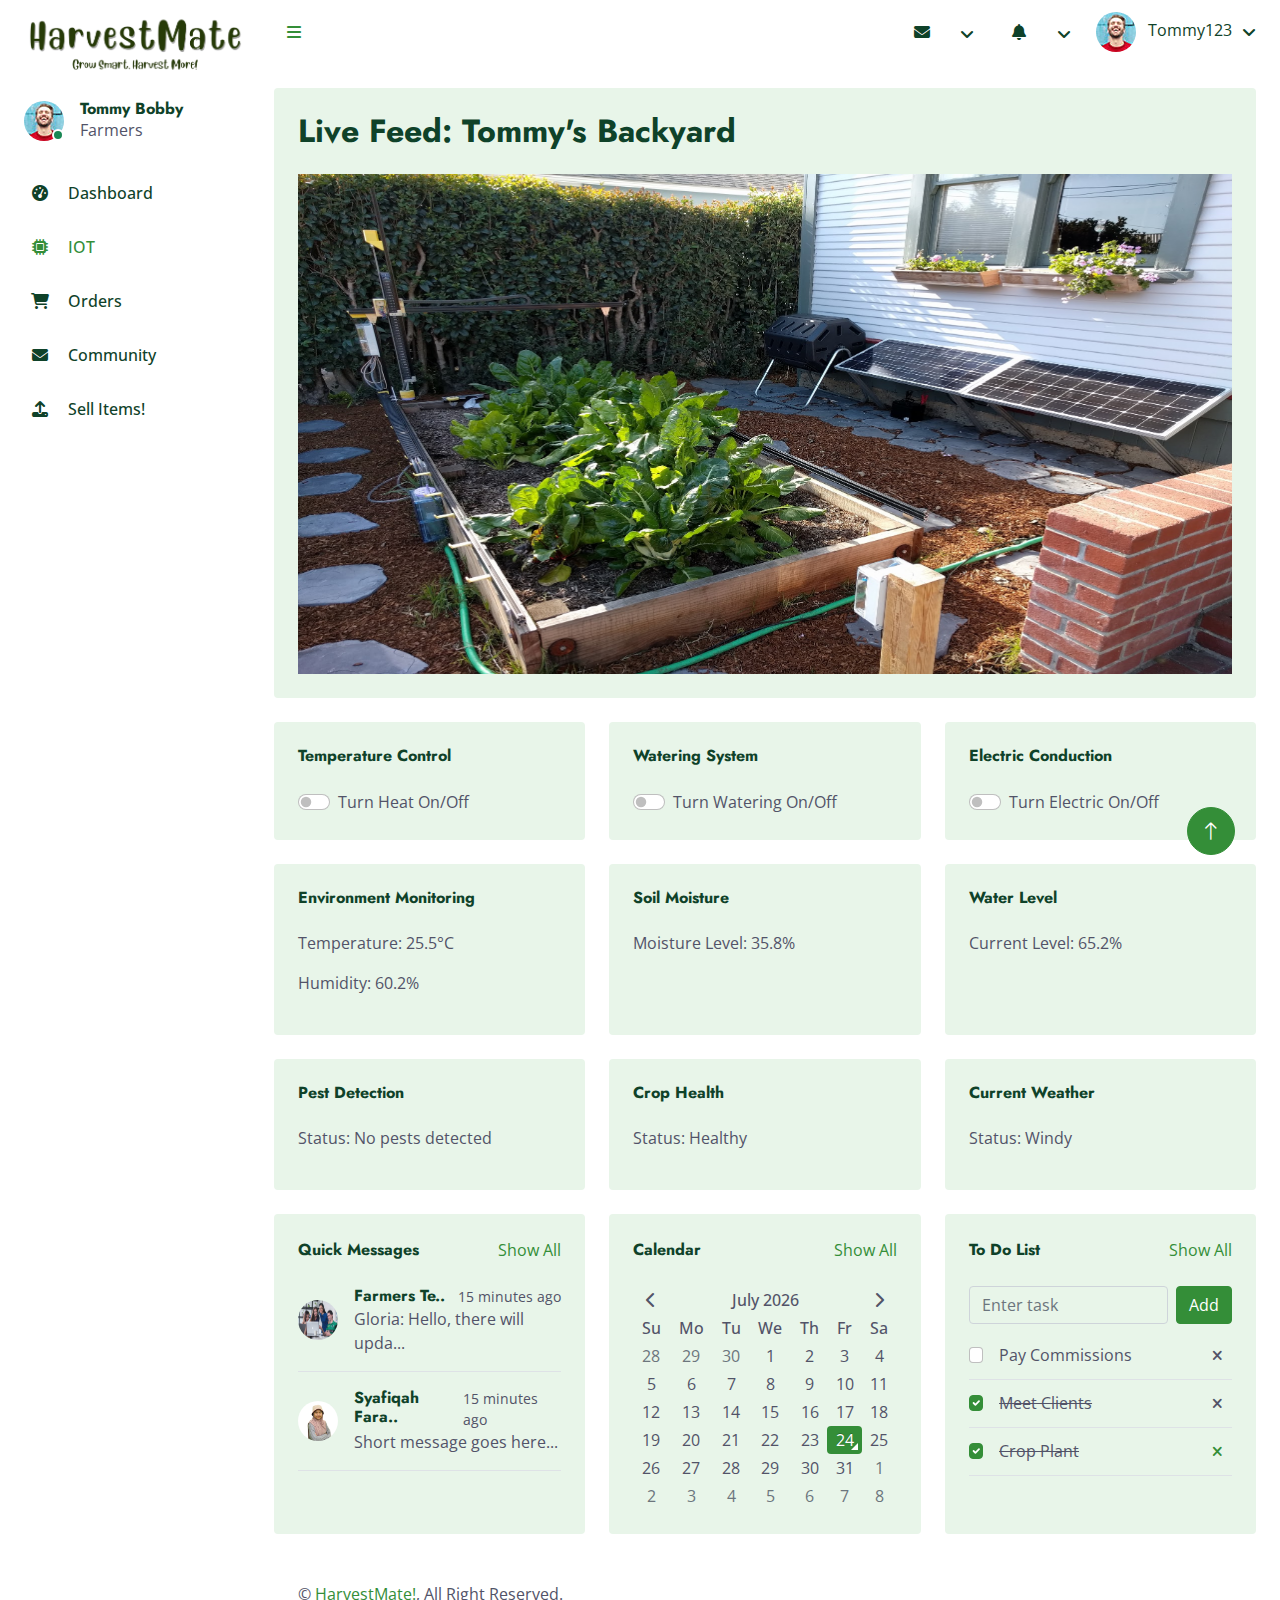
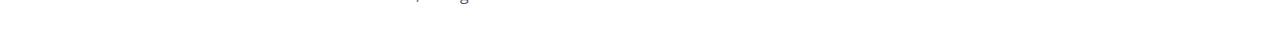
<file: iot.html>
<!DOCTYPE html>
<html lang="en">

<head>
    <meta charset="utf-8">
    <title>HarvestMate!</title>
    <meta content="width=device-width, initial-scale=1.0" name="viewport">
    <meta content="" name="keywords">
    <meta content="" name="description">

    <!-- Favicon -->
    <link href="img/favicon.ico" rel="icon">

    <!-- Google Web Fonts -->
    <link rel="preconnect" href="https://fonts.googleapis.com">
    <link rel="preconnect" href="https://fonts.gstatic.com" crossorigin>
    <link href="https://fonts.googleapis.com/css2?family=Jost:wght@500;600;700&family=Open+Sans:wght@400;500&display=swap" rel="stylesheet">  

    <!-- Icon Font Stylesheet -->
    <link href="https://cdnjs.cloudflare.com/ajax/libs/font-awesome/6.4.0/css/all.min.css" rel="stylesheet">
    <link href="https://cdn.jsdelivr.net/npm/bootstrap-icons@1.4.1/font/bootstrap-icons.css" rel="stylesheet">

    <!-- Libraries Stylesheet -->
    <link href="lib/animate/animate.min.css" rel="stylesheet">
    <link href="lib/owlcarousel/assets/owl.carousel.min.css" rel="stylesheet">
    <link href="lib/lightbox/css/lightbox.min.css" rel="stylesheet">
	<link href="lib/tempusdominus/css/tempusdominus-bootstrap-4.min.css" rel="stylesheet" />

    <!-- Customized Bootstrap Stylesheet -->
    <link href="css/bootstrap.min.css" rel="stylesheet">

    <!-- Template Stylesheet -->
    <link href="css/dashboardstyle.css" rel="stylesheet">
</head>

<body>
		<!-- Spinner Start -->
		<div id="spinner" class="show bg-white position-fixed translate-middle w-100 vh-100 top-50 start-50 d-flex align-items-center justify-content-center">
			<div class="spinner-border text-primary" role="status" style="width: 3rem; height: 3rem;"></div>
		</div>
		<!-- Spinner End -->

        <!-- Sidebar Start -->
        <div class="sidebar pe-4 pb-3">
            <nav class="navbar bg-white navbar-light">
                <a href="index.html" class="navbar-brand mx-4 mb-3">
                    <img src="img/homeicon.png" style="width: 220px; height: 65px;" alt="">
                </a>
                <div class="d-flex align-items-center ms-4 mb-4">
                    <div class="position-relative">
                        <img class="rounded-circle" src="img/user.jpg" alt="" style="width: 40px; height: 40px;">
                        <div class="bg-success rounded-circle border border-2 border-white position-absolute end-0 bottom-0 p-1"></div>
                    </div>
                    <div class="ms-3">
                        <h6 class="mb-0">Tommy Bobby</h6>
                        <span>Farmers</span>
                    </div>
                </div>
                <div class="navbar-nav w-100">
                    <a href="dashboard.html" class="nav-item nav-link "><i class="fa fa-tachometer-alt me-2"></i>Dashboard</a>
					<a href="#" class="nav-item nav-link active""><i class="fa fa-microchip me-2"></i>IOT</a>
                    <a href="order.html" class="nav-item nav-link"><i class="fa-solid fa-cart-shopping me-2"></i>Orders</a>
                    <a href="message.html" class="nav-item nav-link"><i class="fas fa-envelope me-2"></i>Community</a>
					<a href="upload.html" class="nav-item nav-link"><i class="fa fa-upload me-2"></i>Sell Items!</a>
                </div>
            </nav>
        </div>
        <!-- Sidebar End -->

        <!-- Content Start -->
        <div class="content">
		
            <!-- Navbar Start -->
            <nav class="navbar navbar-expand bg-white navbar-light sticky-top px-4 py-0">
                <a href="#" class="sidebar-toggler flex-shrink-0">
                    <i class="fa fa-bars"></i>
                </a>
                <div class="navbar-nav align-items-center ms-auto">
                    <div class="nav-item dropdown">
                        <a href="#" class="nav-link dropdown-toggle" data-bs-toggle="dropdown">
                            <i class="fa fa-envelope me-lg-2"></i>
                            
                        </a>
                        <div class="dropdown-menu dropdown-menu-end bg-white border-0 rounded-0 rounded-bottom m-0">
                            <a href="#" class="dropdown-item">
                                <div class="d-flex align-items-center">
                                    <img class="rounded-circle" src="img/team-3.png" alt="" style="width: 40px; height: 40px;">
                                    <div class="ms-2">
                                        <h6 class="fw-normal mb-0">Gloria Sent A Message At Farmers Team</h6>
                                        <small>15 minutes ago</small>
                                    </div>
                                </div>
                            </a>
                            <hr class="dropdown-divider">
                            <a href="#" class="dropdown-item">
                                <div class="d-flex align-items-center">
                                    <img class="rounded-circle" src="img/team-1.png" alt="" style="width: 40px; height: 40px;">
                                    <div class="ms-2">
                                        <h6 class="fw-normal mb-0">Shafiqah Sent You A Message</h6>
                                        <small>30 minutes ago</small>
                                    </div>
                                </div>
                            </a>
                            <hr class="dropdown-divider">
                            <a href="#" class="dropdown-item text-center">See all message</a>
                        </div>
                    </div>
                    <div class="nav-item dropdown">
                        <a href="#" class="nav-link dropdown-toggle" data-bs-toggle="dropdown">
                            <i class="fa fa-bell me-lg-2"></i>
                            
                        </a>
                        <div class="dropdown-menu dropdown-menu-end bg-white border-0 rounded-0 rounded-bottom m-0">
                            <a href="#" class="dropdown-item">
                                <h6 class="fw-normal mb-0">Password updated</h6>
                                <small>20 days ago</small>
                            </a>
                            <hr class="dropdown-divider">
                            <a href="#" class="dropdown-item">
                                <h6 class="fw-normal mb-0">New Order, 1023</h6>
                                <small>15 minutes ago</small>
                            </a>
                            <hr class="dropdown-divider">
                            <a href="#" class="dropdown-item">
                                <h6 class="fw-normal mb-0">New Order, 4019</h6>
                                <small>5 minutes ago</small>
                            </a>
                            <hr class="dropdown-divider">
                            <a href="#" class="dropdown-item text-center">See all notifications</a>
                        </div>
                    </div>
                    <div class="nav-item dropdown">
                        <a href="#" class="nav-link dropdown-toggle" data-bs-toggle="dropdown">
                            <img class="rounded-circle me-lg-2" src="img/user.jpg" alt="" style="width: 40px; height: 40px;">
                            <span class="d-none d-lg-inline-flex">Tommy123</span>
                        </a>
                        <div class="dropdown-menu dropdown-menu-end bg-white border-0 rounded-0 rounded-bottom m-0">
                            <a href="profile.html" class="dropdown-item">Update Profile</a>
							<a href="index.html" class="dropdown-item">Back To Menu</a>
                            <a href="#" class="dropdown-item" onclick="logout()">Log Out</a>
                        </div>
                    </div>
                </div>
            </nav>
            <!-- Navbar End -->

			<!-- Widgets Start -->
			<div class="container-fluid pt-4 px-4">
				<div class="row g-4">
					<!-- Camera Feed -->
					<div class="col-sm-12 col-md-12 col-xl-12">
							<div class="h-100 bg-light rounded p-4 position-relative">
							<h2 class="mb-4">Live Feed: Tommy's Backyard</h2>
							<img src="img/backyard.jpeg" class="img-fluid" alt="Camera Feed" style="max-height: 500px; width: 100%;">
						</div>
					</div>

					<!-- Temperature Control -->
					<div class="col-sm-12 col-md-6 col-xl-4">
						<div class="h-100 bg-light rounded p-4">
							<h6 class="mb-4">Temperature Control</h6>
							<div class="form-check form-switch">
								<input class="form-check-input" type="checkbox" id="temperatureSwitch">
								<label class="form-check-label" for="lightSwitch">Turn Heat On/Off</label>
							</div>
						</div>
					</div>

					<!-- Watering System -->
					<div class="col-sm-12 col-md-6 col-xl-4">
						<div class="h-100 bg-light rounded p-4">
							<h6 class="mb-4">Watering System</h6>
							<div class="form-check form-switch">
								<input class="form-check-input" type="checkbox" id="wateringSwitch">
								<label class="form-check-label" for="wateringSwitch">Turn Watering On/Off</label>
							</div>
						</div>
					</div>

					<!-- Electric Conduction -->
					<div class="col-sm-12 col-md-6 col-xl-4">
						<div class="h-100 bg-light rounded p-4">
							<h6 class="mb-4">Electric Conduction</h6>
							<div class="form-check form-switch">
								<input class="form-check-input" type="checkbox" id="electricSwitch">
								<label class="form-check-label" for="wateringSwitch">Turn Electric On/Off</label>
							</div>
						</div>
					</div>

					<!-- Environment Monitoring -->
					<div class="col-sm-12 col-md-6 col-xl-4">
						<div class="h-100 bg-light rounded p-4">
							<h6 class="mb-4">Environment Monitoring</h6>
							<p>Temperature: <span id="temperature">25.5</span>°C</p>
						<p>Humidity: <span id="humidity">60.2</span>%</p>
						</div>
					</div>

					<!-- Soil Moisture -->
					<div class="col-sm-12 col-md-6 col-xl-4">
						<div class="h-100 bg-light rounded p-4">
							<h6 class="mb-4">Soil Moisture</h6>
							<p>Moisture Level: <span id="moistureLevel">35.8</span>%</p>
						</div>
					</div>

					<!-- Water Level -->
					<div class="col-sm-12 col-md-6 col-xl-4">
						<div class="h-100 bg-light rounded p-4">
							<h6 class="mb-4">Water Level</h6>
							<p>Current Level: <span id="waterLevel">65.2</span>%</p>
						</div>
					</div>

					<!-- Pest Detection -->
					<div class="col-sm-12 col-md-6 col-xl-4">
						<div class="h-100 bg-light rounded p-4">
							<h6 class="mb-4">Pest Detection</h6>
							<p>Status: <span id="pestStatus">No pests detected</span></p>
						</div>
					</div>

					<!-- Crop Health -->
					<div class="col-sm-12 col-md-6 col-xl-4">
						<div class="h-100 bg-light rounded p-4">
							<h6 class="mb-4">Crop Health</h6>
							<p>Status: <span id="cropHealth">Healthy</span></p>
						</div>
					</div>

					<!-- Weather Control -->
					<div class="col-sm-12 col-md-6 col-xl-4">
						<div class="h-100 bg-light rounded p-4">
							<h6 class="mb-4">Current Weather</h6>
							<p>Status: <span id="cropHealth">Windy</span></p>
						</div>
					</div>
				</div>
			</div>
			<!-- Widgets End -->
	
            <!-- Widgets Start -->
            <div class="container-fluid pt-4 px-4">
                <div class="row g-4">
                    <div class="col-sm-12 col-md-6 col-xl-4">
                        <div class="h-100 bg-light rounded p-4">
                            <div class="d-flex align-items-center justify-content-between mb-2">
                                <h6 class="mb-0">Quick Messages</h6>
                                <a href="message.html">Show All</a>
                            </div>
                            <div class="d-flex align-items-center border-bottom py-3">
                                <img class="rounded-circle flex-shrink-0" src="img/cat-2.jpg" alt="" style="width: 40px; height: 40px;">
                                <div class="w-100 ms-3">
                                    <div class="d-flex w-100 justify-content-between">
                                        <h6 class="mb-0">Farmers Te..</h6>
                                        <small>15 minutes ago</small>
                                    </div>
                                    <span>Gloria: Hello, there will upda...</span>
                                </div>
                            </div>
                            <div class="d-flex align-items-center border-bottom py-3">
                                <img class="rounded-circle flex-shrink-0" src="img/team-1.png" alt="" style="width: 40px; height: 40px;">
                                <div class="w-100 ms-3">
                                    <div class="d-flex w-100 justify-content-between">
                                        <h6 class="mb-0">Syafiqah Fara..</h6>
                                        <small>15 minutes ago</small>
                                    </div>
                                    <span>Short message goes here...</span>
                                </div>
                            </div>
                        </div>
                    </div>
                    <div class="col-sm-12 col-md-6 col-xl-4">
                        <div class="h-100 bg-light rounded p-4">
                            <div class="d-flex align-items-center justify-content-between mb-4">
                                <h6 class="mb-0">Calendar</h6>
                                <a href="">Show All</a>
                            </div>
                            <div id="calender"></div>
                        </div>
                    </div>
                    <div class="col-sm-12 col-md-6 col-xl-4">
                        <div class="h-100 bg-light rounded p-4">
                            <div class="d-flex align-items-center justify-content-between mb-4">
                                <h6 class="mb-0">To Do List</h6>
                                <a href="">Show All</a>
                            </div>
                            <div class="d-flex mb-2">
                                <input class="form-control bg-transparent" type="text" placeholder="Enter task">
                                <button type="button" class="btn btn-primary ms-2">Add</button>
                            </div>
                            <div class="d-flex align-items-center border-bottom py-2">
                                <input class="form-check-input m-0" type="checkbox">
                                <div class="w-100 ms-3">
                                    <div class="d-flex w-100 align-items-center justify-content-between">
                                        <span>Pay Commissions</span>
                                        <button class="btn btn-sm"><i class="fa fa-times"></i></button>
                                    </div>
                                </div>
                            </div>
                            <div class="d-flex align-items-center border-bottom py-2">
                                <input class="form-check-input m-0" type="checkbox" checked>
                                <div class="w-100 ms-3">
                                    <div class="d-flex w-100 align-items-center justify-content-between">
                                        <span><del>Meet Clients</del></span>
                                        <button class="btn btn-sm"><i class="fa fa-times"></i></button>
                                    </div>
                                </div>
                            </div>
                            <div class="d-flex align-items-center border-bottom py-2">
                                <input class="form-check-input m-0" type="checkbox" checked>
                                <div class="w-100 ms-3">
                                    <div class="d-flex w-100 align-items-center justify-content-between">
                                        <span><del>Crop Plant</del></span>
                                        <button class="btn btn-sm text-primary"><i class="fa fa-times"></i></button>
                                    </div>
                                </div>
                            </div>
                        </div>
                    </div>
                </div>
            </div>
            <!-- Widgets End -->

            <!-- Footer Start -->
            <div class="container-fluid pt-4 px-4">
                <div class="bg-white rounded-top p-4">
                    <div class="row">
                        <div class="col-12 col-sm-6 text-center text-sm-start">
                            &copy; <a href="#">HarvestMate!</a>, All Right Reserved. 
                        </div>
                    </div>
                </div>
            </div>
            <!-- Footer End -->
        </div>
        <!-- Content End -->


        <!-- Back to Top -->
        <a href="#" class="btn btn-lg btn-primary btn-lg-square back-to-top"><i class="bi bi-arrow-up"></i></a>
    </div>

    <!-- JavaScript Libraries -->
    <script src="https://code.jquery.com/jquery-3.4.1.min.js"></script>
    <script src="https://cdn.jsdelivr.net/npm/bootstrap@5.0.0/dist/js/bootstrap.bundle.min.js"></script>
    <script src="lib/chart/chart.min.js"></script>
    <script src="lib/easing/easing.min.js"></script>
    <script src="lib/waypoints/waypoints.min.js"></script>
    <script src="lib/owlcarousel/owl.carousel.min.js"></script>
    <script src="lib/tempusdominus/js/moment.min.js"></script>
    <script src="lib/tempusdominus/js/moment-timezone.min.js"></script>
    <script src="lib/tempusdominus/js/tempusdominus-bootstrap-4.min.js"></script>

    <!-- Template Javascript -->
	
	<script src="js/dashboard.js"> </script>

</body>

</html>
</file>
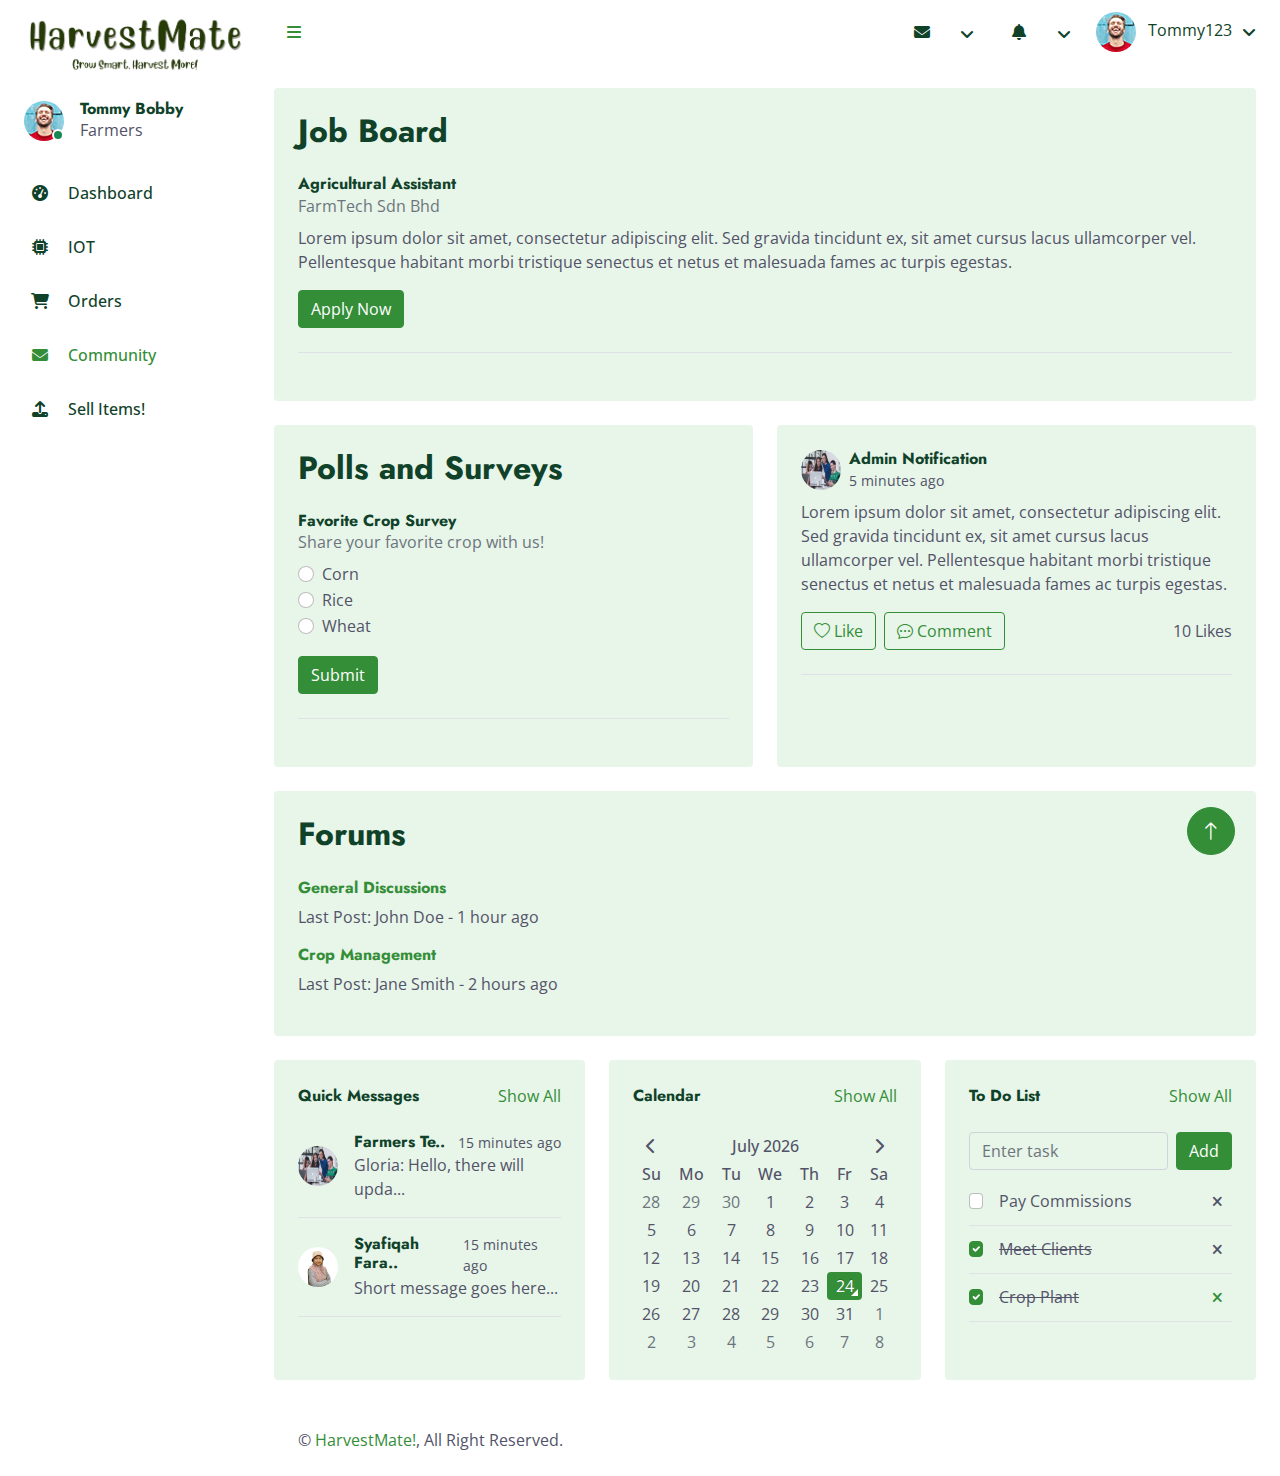
<file: message.html>
<!DOCTYPE html>
<html lang="en">

<head>
    <meta charset="utf-8">
    <title>HarvestMate!</title>
    <meta content="width=device-width, initial-scale=1.0" name="viewport">
    <meta content="" name="keywords">
    <meta content="" name="description">

    <!-- Favicon -->
    <link href="img/favicon.ico" rel="icon">

    <!-- Google Web Fonts -->
    <link rel="preconnect" href="https://fonts.googleapis.com">
    <link rel="preconnect" href="https://fonts.gstatic.com" crossorigin>
    <link href="https://fonts.googleapis.com/css2?family=Jost:wght@500;600;700&family=Open+Sans:wght@400;500&display=swap" rel="stylesheet">  

    <!-- Icon Font Stylesheet -->
    <link href="https://cdnjs.cloudflare.com/ajax/libs/font-awesome/6.4.0/css/all.min.css" rel="stylesheet">
    <link href="https://cdn.jsdelivr.net/npm/bootstrap-icons@1.4.1/font/bootstrap-icons.css" rel="stylesheet">

    <!-- Libraries Stylesheet -->
    <link href="lib/animate/animate.min.css" rel="stylesheet">
    <link href="lib/owlcarousel/assets/owl.carousel.min.css" rel="stylesheet">
    <link href="lib/lightbox/css/lightbox.min.css" rel="stylesheet">
	<link href="lib/tempusdominus/css/tempusdominus-bootstrap-4.min.css" rel="stylesheet" />

    <!-- Customized Bootstrap Stylesheet -->
    <link href="css/bootstrap.min.css" rel="stylesheet">

    <!-- Template Stylesheet -->
    <link href="css/dashboardstyle.css" rel="stylesheet">
</head>

<body>
		<!-- Spinner Start -->
		<div id="spinner" class="show bg-white position-fixed translate-middle w-100 vh-100 top-50 start-50 d-flex align-items-center justify-content-center">
			<div class="spinner-border text-primary" role="status" style="width: 3rem; height: 3rem;"></div>
		</div>
		<!-- Spinner End -->

        <!-- Sidebar Start -->
        <div class="sidebar pe-4 pb-3">
            <nav class="navbar bg-white navbar-light">
                <a href="index.html" class="navbar-brand mx-4 mb-3">
                    <img src="img/homeicon.png" style="width: 220px; height: 65px;" alt="">
                </a>
                <div class="d-flex align-items-center ms-4 mb-4">
                    <div class="position-relative">
                        <img class="rounded-circle" src="img/user.jpg" alt="" style="width: 40px; height: 40px;">
                        <div class="bg-success rounded-circle border border-2 border-white position-absolute end-0 bottom-0 p-1"></div>
                    </div>
                    <div class="ms-3">
                        <h6 class="mb-0">Tommy Bobby</h6>
                        <span>Farmers</span>
                    </div>
                </div>
                <div class="navbar-nav w-100">
                    <a href="dashboard.html" class="nav-item nav-link "><i class="fa fa-tachometer-alt me-2"></i>Dashboard</a>
					<a href="iot.html" class="nav-item nav-link ""><i class="fa fa-microchip me-2"></i>IOT</a>
                    <a href="order.html" class="nav-item nav-link"><i class="fa-solid fa-cart-shopping me-2"></i>Orders</a>
                    <a href="#" class="nav-item nav-link active"><i class="fas fa-envelope me-2"></i>Community</a>
					<a href="upload.html" class="nav-item nav-link"><i class="fa fa-upload me-2"></i>Sell Items!</a>
                </div>
            </nav>
        </div>
        <!-- Sidebar End -->

        <!-- Content Start -->
        <div class="content">
		
            <!-- Navbar Start -->
            <nav class="navbar navbar-expand bg-white navbar-light sticky-top px-4 py-0">
                <a href="#" class="sidebar-toggler flex-shrink-0">
                    <i class="fa fa-bars"></i>
                </a>
                <div class="navbar-nav align-items-center ms-auto">
                    <div class="nav-item dropdown">
                        <a href="#" class="nav-link dropdown-toggle" data-bs-toggle="dropdown">
                            <i class="fa fa-envelope me-lg-2"></i>
                            
                        </a>
                        <div class="dropdown-menu dropdown-menu-end bg-white border-0 rounded-0 rounded-bottom m-0">
                            <a href="#" class="dropdown-item">
                                <div class="d-flex align-items-center">
                                    <img class="rounded-circle" src="img/team-3.png" alt="" style="width: 40px; height: 40px;">
                                    <div class="ms-2">
                                        <h6 class="fw-normal mb-0">Gloria Sent A Message At Farmers Team</h6>
                                        <small>15 minutes ago</small>
                                    </div>
                                </div>
                            </a>
                            <hr class="dropdown-divider">
                            <a href="#" class="dropdown-item">
                                <div class="d-flex align-items-center">
                                    <img class="rounded-circle" src="img/team-1.png" alt="" style="width: 40px; height: 40px;">
                                    <div class="ms-2">
                                        <h6 class="fw-normal mb-0">Shafiqah Sent You A Message</h6>
                                        <small>30 minutes ago</small>
                                    </div>
                                </div>
                            </a>
                            <hr class="dropdown-divider">
                            <a href="#" class="dropdown-item text-center">See all message</a>
                        </div>
                    </div>
                    <div class="nav-item dropdown">
                        <a href="#" class="nav-link dropdown-toggle" data-bs-toggle="dropdown">
                            <i class="fa fa-bell me-lg-2"></i>
                            
                        </a>
                        <div class="dropdown-menu dropdown-menu-end bg-white border-0 rounded-0 rounded-bottom m-0">
                            <a href="#" class="dropdown-item">
                                <h6 class="fw-normal mb-0">Password updated</h6>
                                <small>20 days ago</small>
                            </a>
                            <hr class="dropdown-divider">
                            <a href="#" class="dropdown-item">
                                <h6 class="fw-normal mb-0">New Order, 1023</h6>
                                <small>15 minutes ago</small>
                            </a>
                            <hr class="dropdown-divider">
                            <a href="#" class="dropdown-item">
                                <h6 class="fw-normal mb-0">New Order, 4019</h6>
                                <small>5 minutes ago</small>
                            </a>
                            <hr class="dropdown-divider">
                            <a href="#" class="dropdown-item text-center">See all notifications</a>
                        </div>
                    </div>
                    <div class="nav-item dropdown">
                        <a href="#" class="nav-link dropdown-toggle" data-bs-toggle="dropdown">
                            <img class="rounded-circle me-lg-2" src="img/user.jpg" alt="" style="width: 40px; height: 40px;">
                            <span class="d-none d-lg-inline-flex">Tommy123</span>
                        </a>
                        <div class="dropdown-menu dropdown-menu-end bg-white border-0 rounded-0 rounded-bottom m-0">
                            <a href="profile.html" class="dropdown-item">Update Profile</a>
							<a href="index.html" class="dropdown-item">Back To Menu</a>
                            <a href="#" class="dropdown-item" onclick="logout()">Log Out</a>
                        </div>
                    </div>
                </div>
            </nav>
            <!-- Navbar End -->

			<!-- Job Board Start -->
			<div class="container-fluid pt-4 px-4">
				<div class="row g-4">
					<div class="col-lg-12">
						<div class="h-100 bg-light rounded p-4">
							<h2 class="mb-4">Job Board</h2>
							<!-- Sample Job Post -->
							<div class="border-bottom pb-4 mb-4">
								<h6 class="mb-0">Agricultural Assistant</h6>
								<p class="text-muted mb-2">FarmTech Sdn Bhd</p>
								<p>Lorem ipsum dolor sit amet, consectetur adipiscing elit. Sed gravida tincidunt ex, sit amet cursus lacus ullamcorper vel. Pellentesque habitant morbi tristique senectus et netus et malesuada fames ac turpis egestas.</p>
								<button type="button" class="btn btn-primary">Apply Now</button>
							</div>
							<!-- End Sample Job Post -->
						</div>
					</div>
				</div>
			</div>
			<!-- Job Board End -->

			<!-- Polls and Surveys Start -->
			<div class="container-fluid pt-4 px-4">
				<div class="row g-4">
					<div class="col-lg-6">
						<div class="h-100 bg-light rounded p-4">
							<h2 class="mb-4">Polls and Surveys</h2>
							<!-- Sample Poll -->
							<div class="border-bottom pb-4 mb-4">
								<h6 class="mb-0">Favorite Crop Survey</h6>
								<p class="text-muted mb-2">Share your favorite crop with us!</p>
								<div class="form-check">
									<input class="form-check-input" type="radio" name="cropPoll" id="cropOption1" value="option1">
									<label class="form-check-label" for="cropOption1">
										Corn
									</label>
								</div>
								<div class="form-check">
									<input class="form-check-input" type="radio" name="cropPoll" id="cropOption2" value="option2">
									<label class="form-check-label" for="cropOption2">
										Rice
									</label>
								</div>
								<div class="form-check">
									<input class="form-check-input" type="radio" name="cropPoll" id="cropOption3" value="option3">
									<label class="form-check-label" for="cropOption3">
										Wheat
									</label>
								</div>
								<button type="button" class="btn btn-primary mt-3">Submit</button>
							</div>
							<!-- End Sample Poll -->
						</div>
					</div>
					<div class="col-lg-6">
						<div class="h-100 bg-light rounded p-4">
							<!-- Sample News -->
							<div class="border-bottom pb-4 mb-4">
								<div class="d-flex align-items-center">
									<img class="rounded-circle me-2" src="img/user2.jpg" alt="" style="width: 40px; height: 40px;">
									<div>
										<h6 class="mb-0">Admin Notification</h6>
										<small>5 minutes ago</small>
									</div>
								</div>
								<p class="mt-2">Lorem ipsum dolor sit amet, consectetur adipiscing elit. Sed gravida tincidunt ex, sit amet cursus lacus ullamcorper vel. Pellentesque habitant morbi tristique senectus et netus et malesuada fames ac turpis egestas.</p>
								<div class="d-flex justify-content-between align-items-center">
									<div class="d-flex align-items-center">
										<button type="button" class="btn btn-outline-primary me-2"><i class="bi bi-heart"></i> Like</button>
										<button type="button" class="btn btn-outline-primary"><i class="bi bi-chat-dots"></i> Comment</button>
									</div>
									<span>10 Likes</span>
								</div>
							</div>
							<!-- End Sample News -->
						</div>
					</div>
				</div>
			</div>
			<!-- Polls and Surveys End -->

			<!-- Community Start -->
			<div class="container-fluid pt-4 px-4">
				<div class="row g-4">
					<!-- Forums Start -->
					<div class="col-lg-12">
						<div class="h-100 bg-light rounded p-4">
							<h2 class="mb-4">Forums</h2>
							<!-- Forum List -->
							<div class="forum-list">
								<div class="forum-item">
									<h6><a href="#">General Discussions</a></h6>
									<p>Last Post: <span>John Doe - 1 hour ago</span></p>
								</div>
								<div class="forum-item">
									<h6><a href="#">Crop Management</a></h6>
									<p>Last Post: <span>Jane Smith - 2 hours ago</span></p>
								</div>
								<!-- Add more forum items as needed -->
							</div>
						</div>
					</div>
					<!-- Forums End -->
				</div>
			</div>
			<!-- Community End -->

            <!-- Widgets Start -->
            <div class="container-fluid pt-4 px-4">
                <div class="row g-4">
                    <div class="col-sm-12 col-md-6 col-xl-4">
                        <div class="h-100 bg-light rounded p-4">
                            <div class="d-flex align-items-center justify-content-between mb-2">
                                <h6 class="mb-0">Quick Messages</h6>
                                <a href="message.html">Show All</a>
                            </div>
                            <div class="d-flex align-items-center border-bottom py-3">
                                <img class="rounded-circle flex-shrink-0" src="img/cat-2.jpg" alt="" style="width: 40px; height: 40px;">
                                <div class="w-100 ms-3">
                                    <div class="d-flex w-100 justify-content-between">
                                        <h6 class="mb-0">Farmers Te..</h6>
                                        <small>15 minutes ago</small>
                                    </div>
                                    <span>Gloria: Hello, there will upda...</span>
                                </div>
                            </div>
                            <div class="d-flex align-items-center border-bottom py-3">
                                <img class="rounded-circle flex-shrink-0" src="img/team-1.png" alt="" style="width: 40px; height: 40px;">
                                <div class="w-100 ms-3">
                                    <div class="d-flex w-100 justify-content-between">
                                        <h6 class="mb-0">Syafiqah Fara..</h6>
                                        <small>15 minutes ago</small>
                                    </div>
                                    <span>Short message goes here...</span>
                                </div>
                            </div>
                        </div>
                    </div>
                    <div class="col-sm-12 col-md-6 col-xl-4">
                        <div class="h-100 bg-light rounded p-4">
                            <div class="d-flex align-items-center justify-content-between mb-4">
                                <h6 class="mb-0">Calendar</h6>
                                <a href="">Show All</a>
                            </div>
                            <div id="calender"></div>
                        </div>
                    </div>
                    <div class="col-sm-12 col-md-6 col-xl-4">
                        <div class="h-100 bg-light rounded p-4">
                            <div class="d-flex align-items-center justify-content-between mb-4">
                                <h6 class="mb-0">To Do List</h6>
                                <a href="">Show All</a>
                            </div>
                            <div class="d-flex mb-2">
                                <input class="form-control bg-transparent" type="text" placeholder="Enter task">
                                <button type="button" class="btn btn-primary ms-2">Add</button>
                            </div>
                            <div class="d-flex align-items-center border-bottom py-2">
                                <input class="form-check-input m-0" type="checkbox">
                                <div class="w-100 ms-3">
                                    <div class="d-flex w-100 align-items-center justify-content-between">
                                        <span>Pay Commissions</span>
                                        <button class="btn btn-sm"><i class="fa fa-times"></i></button>
                                    </div>
                                </div>
                            </div>
                            <div class="d-flex align-items-center border-bottom py-2">
                                <input class="form-check-input m-0" type="checkbox" checked>
                                <div class="w-100 ms-3">
                                    <div class="d-flex w-100 align-items-center justify-content-between">
                                        <span><del>Meet Clients</del></span>
                                        <button class="btn btn-sm"><i class="fa fa-times"></i></button>
                                    </div>
                                </div>
                            </div>
                            <div class="d-flex align-items-center border-bottom py-2">
                                <input class="form-check-input m-0" type="checkbox" checked>
                                <div class="w-100 ms-3">
                                    <div class="d-flex w-100 align-items-center justify-content-between">
                                        <span><del>Crop Plant</del></span>
                                        <button class="btn btn-sm text-primary"><i class="fa fa-times"></i></button>
                                    </div>
                                </div>
                            </div>
                        </div>
                    </div>
                </div>
            </div>
            <!-- Widgets End -->

            <!-- Footer Start -->
            <div class="container-fluid pt-4 px-4">
                <div class="bg-white rounded-top p-4">
                    <div class="row">
                        <div class="col-12 col-sm-6 text-center text-sm-start">
                            &copy; <a href="#">HarvestMate!</a>, All Right Reserved. 
                        </div>
                    </div>
                </div>
            </div>
            <!-- Footer End -->
        </div>
        <!-- Content End -->


        <!-- Back to Top -->
        <a href="#" class="btn btn-lg btn-primary btn-lg-square back-to-top"><i class="bi bi-arrow-up"></i></a>
    </div>

    <!-- JavaScript Libraries -->
    <script src="https://code.jquery.com/jquery-3.4.1.min.js"></script>
    <script src="https://cdn.jsdelivr.net/npm/bootstrap@5.0.0/dist/js/bootstrap.bundle.min.js"></script>
    <script src="lib/chart/chart.min.js"></script>
    <script src="lib/easing/easing.min.js"></script>
    <script src="lib/waypoints/waypoints.min.js"></script>
    <script src="lib/owlcarousel/owl.carousel.min.js"></script>
    <script src="lib/tempusdominus/js/moment.min.js"></script>
    <script src="lib/tempusdominus/js/moment-timezone.min.js"></script>
    <script src="lib/tempusdominus/js/tempusdominus-bootstrap-4.min.js"></script>

    <!-- Template Javascript -->
    <script src="js/dashboard.js"></script>

</body>

</html>
</file>
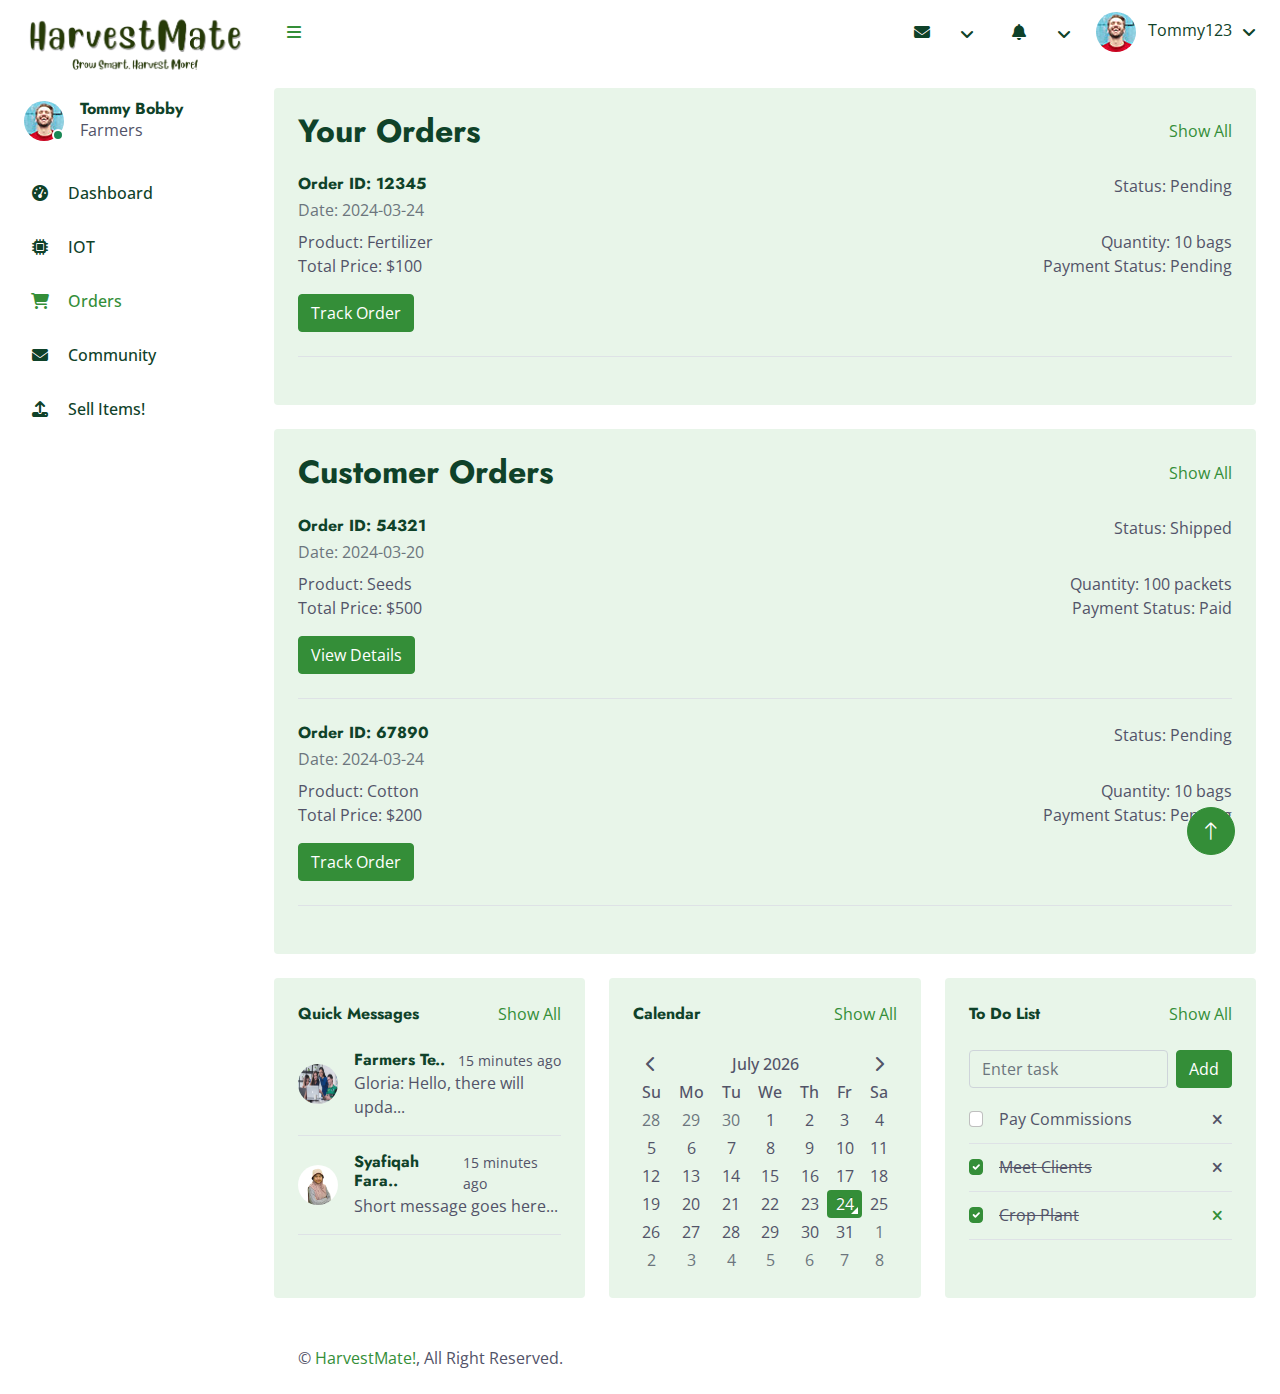
<file: order.html>
<!DOCTYPE html>
<html lang="en">

<head>
    <meta charset="utf-8">
    <title>HarvestMate!</title>
    <meta content="width=device-width, initial-scale=1.0" name="viewport">
    <meta content="" name="keywords">
    <meta content="" name="description">

    <!-- Favicon -->
    <link href="img/favicon.ico" rel="icon">

    <!-- Google Web Fonts -->
    <link rel="preconnect" href="https://fonts.googleapis.com">
    <link rel="preconnect" href="https://fonts.gstatic.com" crossorigin>
    <link href="https://fonts.googleapis.com/css2?family=Jost:wght@500;600;700&family=Open+Sans:wght@400;500&display=swap" rel="stylesheet">  

    <!-- Icon Font Stylesheet -->
    <link href="https://cdnjs.cloudflare.com/ajax/libs/font-awesome/6.4.0/css/all.min.css" rel="stylesheet">
    <link href="https://cdn.jsdelivr.net/npm/bootstrap-icons@1.4.1/font/bootstrap-icons.css" rel="stylesheet">

    <!-- Libraries Stylesheet -->
    <link href="lib/animate/animate.min.css" rel="stylesheet">
    <link href="lib/owlcarousel/assets/owl.carousel.min.css" rel="stylesheet">
    <link href="lib/lightbox/css/lightbox.min.css" rel="stylesheet">
	<link href="lib/tempusdominus/css/tempusdominus-bootstrap-4.min.css" rel="stylesheet" />

    <!-- Customized Bootstrap Stylesheet -->
    <link href="css/bootstrap.min.css" rel="stylesheet">

    <!-- Template Stylesheet -->
    <link href="css/dashboardstyle.css" rel="stylesheet">
</head>

<body>
		<!-- Spinner Start -->
		<div id="spinner" class="show bg-white position-fixed translate-middle w-100 vh-100 top-50 start-50 d-flex align-items-center justify-content-center">
			<div class="spinner-border text-primary" role="status" style="width: 3rem; height: 3rem;"></div>
		</div>
		<!-- Spinner End -->

        <!-- Sidebar Start -->
        <div class="sidebar pe-4 pb-3">
            <nav class="navbar bg-white navbar-light">
                <a href="index.html" class="navbar-brand mx-4 mb-3">
                    <img src="img/homeicon.png" style="width: 220px; height: 65px;" alt="">
                </a>
                <div class="d-flex align-items-center ms-4 mb-4">
                    <div class="position-relative">
                        <img class="rounded-circle" src="img/user.jpg" alt="" style="width: 40px; height: 40px;">
                        <div class="bg-success rounded-circle border border-2 border-white position-absolute end-0 bottom-0 p-1"></div>
                    </div>
                    <div class="ms-3">
                        <h6 class="mb-0">Tommy Bobby</h6>
                        <span>Farmers</span>
                    </div>
                </div>
                <div class="navbar-nav w-100">
                    <a href="dashboard.html" class="nav-item nav-link "><i class="fa fa-tachometer-alt me-2"></i>Dashboard</a>
					<a href="iot.html" class="nav-item nav-link ""><i class="fa fa-microchip me-2"></i>IOT</a>
                    <a href="#" class="nav-item nav-link active"><i class="fa-solid fa-cart-shopping me-2"></i>Orders</a>
                    <a href="message.html" class="nav-item nav-link"><i class="fas fa-envelope me-2"></i>Community</a>
					<a href="upload.html" class="nav-item nav-link"><i class="fa fa-upload me-2"></i>Sell Items!</a>
                </div>
            </nav>
        </div>
        <!-- Sidebar End -->

        <!-- Content Start -->
        <div class="content">
		
            <!-- Navbar Start -->
            <nav class="navbar navbar-expand bg-white navbar-light sticky-top px-4 py-0">
                <a href="#" class="sidebar-toggler flex-shrink-0">
                    <i class="fa fa-bars"></i>
                </a>
                <div class="navbar-nav align-items-center ms-auto">
                    <div class="nav-item dropdown">
                        <a href="#" class="nav-link dropdown-toggle" data-bs-toggle="dropdown">
                            <i class="fa fa-envelope me-lg-2"></i>
                            
                        </a>
                        <div class="dropdown-menu dropdown-menu-end bg-white border-0 rounded-0 rounded-bottom m-0">
                            <a href="#" class="dropdown-item">
                                <div class="d-flex align-items-center">
                                    <img class="rounded-circle" src="img/team-3.png" alt="" style="width: 40px; height: 40px;">
                                    <div class="ms-2">
                                        <h6 class="fw-normal mb-0">Gloria Sent A Message At Farmers Team</h6>
                                        <small>15 minutes ago</small>
                                    </div>
                                </div>
                            </a>
                            <hr class="dropdown-divider">
                            <a href="#" class="dropdown-item">
                                <div class="d-flex align-items-center">
                                    <img class="rounded-circle" src="img/team-1.png" alt="" style="width: 40px; height: 40px;">
                                    <div class="ms-2">
                                        <h6 class="fw-normal mb-0">Shafiqah Sent You A Message</h6>
                                        <small>30 minutes ago</small>
                                    </div>
                                </div>
                            </a>
                            <hr class="dropdown-divider">
                            <a href="#" class="dropdown-item text-center">See all message</a>
                        </div>
                    </div>
                    <div class="nav-item dropdown">
                        <a href="#" class="nav-link dropdown-toggle" data-bs-toggle="dropdown">
                            <i class="fa fa-bell me-lg-2"></i>
                            
                        </a>
                        <div class="dropdown-menu dropdown-menu-end bg-white border-0 rounded-0 rounded-bottom m-0">
                            <a href="#" class="dropdown-item">
                                <h6 class="fw-normal mb-0">Password updated</h6>
                                <small>20 days ago</small>
                            </a>
                            <hr class="dropdown-divider">
                            <a href="#" class="dropdown-item">
                                <h6 class="fw-normal mb-0">New Order, 1023</h6>
                                <small>15 minutes ago</small>
                            </a>
                            <hr class="dropdown-divider">
                            <a href="#" class="dropdown-item">
                                <h6 class="fw-normal mb-0">New Order, 4019</h6>
                                <small>5 minutes ago</small>
                            </a>
                            <hr class="dropdown-divider">
                            <a href="#" class="dropdown-item text-center">See all notifications</a>
                        </div>
                    </div>
                    <div class="nav-item dropdown">
                        <a href="#" class="nav-link dropdown-toggle" data-bs-toggle="dropdown">
                            <img class="rounded-circle me-lg-2" src="img/user.jpg" alt="" style="width: 40px; height: 40px;">
                            <span class="d-none d-lg-inline-flex">Tommy123</span>
                        </a>
                        <div class="dropdown-menu dropdown-menu-end bg-white border-0 rounded-0 rounded-bottom m-0">
                            <a href="profile.html" class="dropdown-item">Update Profile</a>
							<a href="index.html" class="dropdown-item">Back To Menu</a>
                            <a href="#" class="dropdown-item" onclick="logout()">Log Out</a>
                        </div>
                    </div>
                </div>
            </nav>
            <!-- Navbar End -->

			<!-- Order Section Start -->
			<div class="container-fluid pt-4 px-4">
				<div class="row g-4">
					<div class="col-lg-12">
						<div class="h-100 bg-light rounded p-4">
							<div class="d-flex align-items-center justify-content-between mb-2">
							<h2 class="mb-3">Your Orders</h2>
							<a href="#" class="mb-3">Show All</a>
                            </div>
							<!-- Sample Order List -->
							<div class="border-bottom pb-4 mb-4">
								<div class="d-flex justify-content-between">
									<h6 class="mb-0">Order ID: 12345</h6>
									<span>Status: Pending</span>
								</div>
								<p class="text-muted mb-2">Date: 2024-03-24</p>
								<div class="d-flex justify-content-between">
									<span>Product: Fertilizer</span>
									<span>Quantity: 10 bags</span>
								</div>
								<div class="d-flex justify-content-between">
									<span>Total Price: $100</span>
									<span>Payment Status: Pending</span>
								</div>
								<button type="button" class="btn btn-primary mt-3">Track Order</button>
							</div>
							<!-- End Sample Order List -->
						</div>
					</div>
				</div>
			</div>
			<!-- Order Section End -->

			<!-- Customer Orders Tracking Section Start -->
			<div class="container-fluid pt-4 px-4">
				<div class="row g-4">
					<div class="col-lg-12">
						<div class="h-100 bg-light rounded p-4">
							<div class="d-flex align-items-center justify-content-between mb-2">
							<h2 class="mb-3">Customer Orders</h2>
							<a href="#" class="mb-3">Show All</a>
                            </div>
							<!-- Sample Order Tracking -->
							<div class="border-bottom pb-4 mb-4">
								<div class="d-flex justify-content-between">
									<h6 class="mb-0">Order ID: 54321</h6>
									<span>Status: Shipped</span>
								</div>
								<p class="text-muted mb-2">Date: 2024-03-20</p>
								<div class="d-flex justify-content-between">
									<span>Product: Seeds</span>
									<span>Quantity: 100 packets</span>
								</div>
								<div class="d-flex justify-content-between">
									<span>Total Price: $500</span>
									<span>Payment Status: Paid</span>
								</div>
								<button type="button" class="btn btn-primary mt-3">View Details</button>
							</div>
							<!-- End Sample Order Tracking -->
							<!-- Sample Order List -->
							<div class="border-bottom pb-4 mb-4">
								<div class="d-flex justify-content-between">
									<h6 class="mb-0">Order ID: 67890</h6>
									<span>Status: Pending</span>
								</div>
								<p class="text-muted mb-2">Date: 2024-03-24</p>
								<div class="d-flex justify-content-between">
									<span>Product: Cotton</span>
									<span>Quantity: 10 bags</span>
								</div>
								<div class="d-flex justify-content-between">
									<span>Total Price: $200</span>
									<span>Payment Status: Pending</span>
								</div>
								<button type="button" class="btn btn-primary mt-3">Track Order</button>
							</div>
							<!-- End Sample Order List -->
						</div>
					</div>
				</div>
			</div>
			<!-- Customer Orders Tracking Section End -->


            <!-- Widgets Start -->
            <div class="container-fluid pt-4 px-4">
                <div class="row g-4">
                    <div class="col-sm-12 col-md-6 col-xl-4">
                        <div class="h-100 bg-light rounded p-4">
                            <div class="d-flex align-items-center justify-content-between mb-2">
                                <h6 class="mb-0">Quick Messages</h6>
                                <a href="message.html">Show All</a>
                            </div>
                            <div class="d-flex align-items-center border-bottom py-3">
                                <img class="rounded-circle flex-shrink-0" src="img/cat-2.jpg" alt="" style="width: 40px; height: 40px;">
                                <div class="w-100 ms-3">
                                    <div class="d-flex w-100 justify-content-between">
                                        <h6 class="mb-0">Farmers Te..</h6>
                                        <small>15 minutes ago</small>
                                    </div>
                                    <span>Gloria: Hello, there will upda...</span>
                                </div>
                            </div>
                            <div class="d-flex align-items-center border-bottom py-3">
                                <img class="rounded-circle flex-shrink-0" src="img/team-1.png" alt="" style="width: 40px; height: 40px;">
                                <div class="w-100 ms-3">
                                    <div class="d-flex w-100 justify-content-between">
                                        <h6 class="mb-0">Syafiqah Fara..</h6>
                                        <small>15 minutes ago</small>
                                    </div>
                                    <span>Short message goes here...</span>
                                </div>
                            </div>
                        </div>
                    </div>
                    <div class="col-sm-12 col-md-6 col-xl-4">
                        <div class="h-100 bg-light rounded p-4">
                            <div class="d-flex align-items-center justify-content-between mb-4">
                                <h6 class="mb-0">Calendar</h6>
                                <a href="">Show All</a>
                            </div>
                            <div id="calender"></div>
                        </div>
                    </div>
                    <div class="col-sm-12 col-md-6 col-xl-4">
                        <div class="h-100 bg-light rounded p-4">
                            <div class="d-flex align-items-center justify-content-between mb-4">
                                <h6 class="mb-0">To Do List</h6>
                                <a href="">Show All</a>
                            </div>
                            <div class="d-flex mb-2">
                                <input class="form-control bg-transparent" type="text" placeholder="Enter task">
                                <button type="button" class="btn btn-primary ms-2">Add</button>
                            </div>
                            <div class="d-flex align-items-center border-bottom py-2">
                                <input class="form-check-input m-0" type="checkbox">
                                <div class="w-100 ms-3">
                                    <div class="d-flex w-100 align-items-center justify-content-between">
                                        <span>Pay Commissions</span>
                                        <button class="btn btn-sm"><i class="fa fa-times"></i></button>
                                    </div>
                                </div>
                            </div>
                            <div class="d-flex align-items-center border-bottom py-2">
                                <input class="form-check-input m-0" type="checkbox" checked>
                                <div class="w-100 ms-3">
                                    <div class="d-flex w-100 align-items-center justify-content-between">
                                        <span><del>Meet Clients</del></span>
                                        <button class="btn btn-sm"><i class="fa fa-times"></i></button>
                                    </div>
                                </div>
                            </div>
                            <div class="d-flex align-items-center border-bottom py-2">
                                <input class="form-check-input m-0" type="checkbox" checked>
                                <div class="w-100 ms-3">
                                    <div class="d-flex w-100 align-items-center justify-content-between">
                                        <span><del>Crop Plant</del></span>
                                        <button class="btn btn-sm text-primary"><i class="fa fa-times"></i></button>
                                    </div>
                                </div>
                            </div>
                        </div>
                    </div>
                </div>
            </div>
            <!-- Widgets End -->

            <!-- Footer Start -->
            <div class="container-fluid pt-4 px-4">
                <div class="bg-white rounded-top p-4">
                    <div class="row">
                        <div class="col-12 col-sm-6 text-center text-sm-start">
                            &copy; <a href="#">HarvestMate!</a>, All Right Reserved. 
                        </div>
                    </div>
                </div>
            </div>
            <!-- Footer End -->
        </div>
        <!-- Content End -->


        <!-- Back to Top -->
        <a href="#" class="btn btn-lg btn-primary btn-lg-square back-to-top"><i class="bi bi-arrow-up"></i></a>
    </div>

    <!-- JavaScript Libraries -->
    <script src="https://code.jquery.com/jquery-3.4.1.min.js"></script>
    <script src="https://cdn.jsdelivr.net/npm/bootstrap@5.0.0/dist/js/bootstrap.bundle.min.js"></script>
    <script src="lib/chart/chart.min.js"></script>
    <script src="lib/easing/easing.min.js"></script>
    <script src="lib/waypoints/waypoints.min.js"></script>
    <script src="lib/owlcarousel/owl.carousel.min.js"></script>
    <script src="lib/tempusdominus/js/moment.min.js"></script>
    <script src="lib/tempusdominus/js/moment-timezone.min.js"></script>
    <script src="lib/tempusdominus/js/tempusdominus-bootstrap-4.min.js"></script>

    <!-- Template Javascript -->
	
	<script src="js/dashboard.js"> </script>

</body>

</html>
</file>
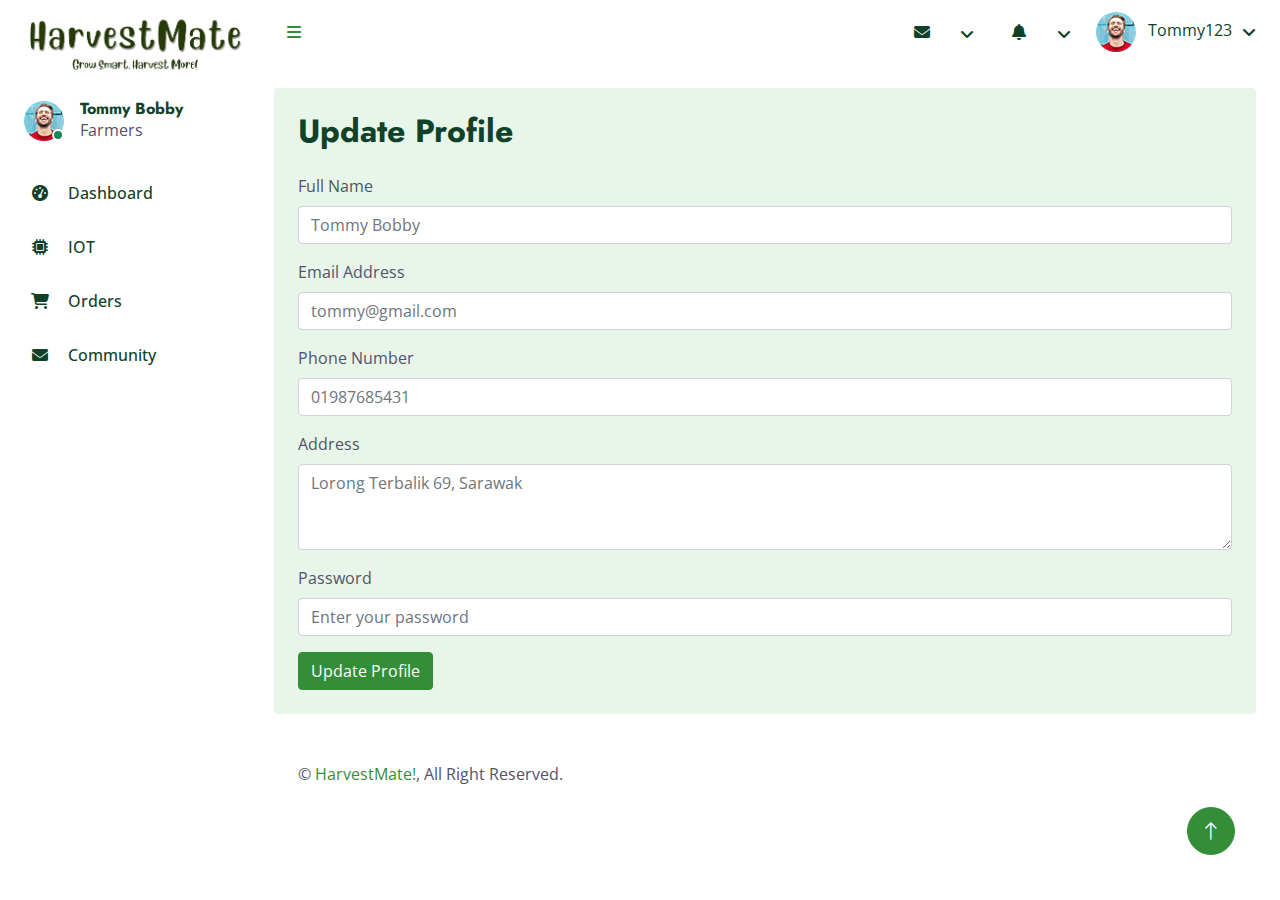
<file: profile.html>
<!DOCTYPE html>
<html lang="en">

<head>
    <meta charset="utf-8">
    <title>HarvestMate!</title>
    <meta content="width=device-width, initial-scale=1.0" name="viewport">
    <meta content="" name="keywords">
    <meta content="" name="description">

    <!-- Favicon -->
    <link href="img/favicon.ico" rel="icon">

    <!-- Google Web Fonts -->
    <link rel="preconnect" href="https://fonts.googleapis.com">
    <link rel="preconnect" href="https://fonts.gstatic.com" crossorigin>
    <link href="https://fonts.googleapis.com/css2?family=Jost:wght@500;600;700&family=Open+Sans:wght@400;500&display=swap" rel="stylesheet">  

    <!-- Icon Font Stylesheet -->
    <link href="https://cdnjs.cloudflare.com/ajax/libs/font-awesome/6.4.0/css/all.min.css" rel="stylesheet">
    <link href="https://cdn.jsdelivr.net/npm/bootstrap-icons@1.4.1/font/bootstrap-icons.css" rel="stylesheet">

    <!-- Libraries Stylesheet -->
    <link href="lib/animate/animate.min.css" rel="stylesheet">
    <link href="lib/owlcarousel/assets/owl.carousel.min.css" rel="stylesheet">
    <link href="lib/lightbox/css/lightbox.min.css" rel="stylesheet">
	<link href="lib/tempusdominus/css/tempusdominus-bootstrap-4.min.css" rel="stylesheet" />

    <!-- Customized Bootstrap Stylesheet -->
    <link href="css/bootstrap.min.css" rel="stylesheet">

    <!-- Template Stylesheet -->
    <link href="css/dashboardstyle.css" rel="stylesheet">
</head>

<body>
		<!-- Spinner Start -->
		<div id="spinner" class="show bg-white position-fixed translate-middle w-100 vh-100 top-50 start-50 d-flex align-items-center justify-content-center">
			<div class="spinner-border text-primary" role="status" style="width: 3rem; height: 3rem;"></div>
		</div>
		<!-- Spinner End -->

        <!-- Sidebar Start -->
        <div class="sidebar pe-4 pb-3">
            <nav class="navbar bg-white navbar-light">
                <a href="index.html" class="navbar-brand mx-4 mb-3">
                    <img src="img/homeicon.png" style="width: 220px; height: 65px;" alt="">
                </a>
                <div class="d-flex align-items-center ms-4 mb-4">
                    <div class="position-relative">
                        <img class="rounded-circle" src="img/user.jpg" alt="" style="width: 40px; height: 40px;">
                        <div class="bg-success rounded-circle border border-2 border-white position-absolute end-0 bottom-0 p-1"></div>
                    </div>
                    <div class="ms-3">
                        <h6 class="mb-0">Tommy Bobby</h6>
                        <span>Farmers</span>
                    </div>
                </div>
                <div class="navbar-nav w-100">
                    <a href="dashboard.html" class="nav-item nav-link "><i class="fa fa-tachometer-alt me-2"></i>Dashboard</a>
					<a href="iot.html" class="nav-item nav-link ""><i class="fa fa-microchip me-2"></i>IOT</a>
                    <a href="order.html" class="nav-item nav-link"><i class="fa-solid fa-cart-shopping me-2"></i>Orders</a>
                    <a href="message.html" class="nav-item nav-link"><i class="fas fa-envelope me-2"></i>Community</a>
                </div>
            </nav>
        </div>
        <!-- Sidebar End -->

        <!-- Content Start -->
        <div class="content">
		
            <!-- Navbar Start -->
            <nav class="navbar navbar-expand bg-white navbar-light sticky-top px-4 py-0">
                <a href="#" class="sidebar-toggler flex-shrink-0">
                    <i class="fa fa-bars"></i>
                </a>
                <div class="navbar-nav align-items-center ms-auto">
                    <div class="nav-item dropdown">
                        <a href="#" class="nav-link dropdown-toggle" data-bs-toggle="dropdown">
                            <i class="fa fa-envelope me-lg-2"></i>
                            
                        </a>
                        <div class="dropdown-menu dropdown-menu-end bg-white border-0 rounded-0 rounded-bottom m-0">
                            <a href="#" class="dropdown-item">
                                <div class="d-flex align-items-center">
                                    <img class="rounded-circle" src="img/team-3.png" alt="" style="width: 40px; height: 40px;">
                                    <div class="ms-2">
                                        <h6 class="fw-normal mb-0">Gloria Sent A Message At Farmers Team</h6>
                                        <small>15 minutes ago</small>
                                    </div>
                                </div>
                            </a>
                            <hr class="dropdown-divider">
                            <a href="#" class="dropdown-item">
                                <div class="d-flex align-items-center">
                                    <img class="rounded-circle" src="img/team-1.png" alt="" style="width: 40px; height: 40px;">
                                    <div class="ms-2">
                                        <h6 class="fw-normal mb-0">Shafiqah Sent You A Message</h6>
                                        <small>30 minutes ago</small>
                                    </div>
                                </div>
                            </a>
                            <hr class="dropdown-divider">
                            <a href="#" class="dropdown-item text-center">See all message</a>
                        </div>
                    </div>
                    <div class="nav-item dropdown">
                        <a href="#" class="nav-link dropdown-toggle" data-bs-toggle="dropdown">
                            <i class="fa fa-bell me-lg-2"></i>
                            
                        </a>
                        <div class="dropdown-menu dropdown-menu-end bg-white border-0 rounded-0 rounded-bottom m-0">
                            <a href="#" class="dropdown-item">
                                <h6 class="fw-normal mb-0">Password updated</h6>
                                <small>20 days ago</small>
                            </a>
                            <hr class="dropdown-divider">
                            <a href="#" class="dropdown-item">
                                <h6 class="fw-normal mb-0">New Order, 1023</h6>
                                <small>15 minutes ago</small>
                            </a>
                            <hr class="dropdown-divider">
                            <a href="#" class="dropdown-item">
                                <h6 class="fw-normal mb-0">New Order, 4019</h6>
                                <small>5 minutes ago</small>
                            </a>
                            <hr class="dropdown-divider">
                            <a href="#" class="dropdown-item text-center">See all notifications</a>
                        </div>
                    </div>
                    <div class="nav-item dropdown">
                        <a href="#" class="nav-link dropdown-toggle" data-bs-toggle="dropdown">
                            <img class="rounded-circle me-lg-2" src="img/user.jpg" alt="" style="width: 40px; height: 40px;">
                            <span class="d-none d-lg-inline-flex">Tommy123</span>
                        </a>
                        <div class="dropdown-menu dropdown-menu-end bg-white border-0 rounded-0 rounded-bottom m-0">
                            <a href="#" class="dropdown-item">Update Profile</a>
							<a href="index.html" class="dropdown-item">Back To Menu</a>
                            <a href="#" class="dropdown-item" onclick="logout()">Log Out</a>
                        </div>
                    </div>
                </div>
            </nav>
            <!-- Navbar End -->

			<!-- User Profile Section Start -->
			<div class="container-fluid pt-4 px-4">
				<div class="row">
					<div class="col-lg-12">
						<div class="h-100 bg-light rounded p-4">
							<h2 class="mb-4">Update Profile</h2>
							<form>
								<div class="mb-3">
									<label for="fullName" class="form-label">Full Name</label>
									<input type="text" class="form-control" id="fullName" placeholder="Tommy Bobby">
								</div>
								<div class="mb-3">
									<label for="email" class="form-label">Email Address</label>
									<input type="email" class="form-control" id="email" placeholder="tommy@gmail.com">
								</div>
								<div class="mb-3">
									<label for="phone" class="form-label">Phone Number</label>
									<input type="tel" class="form-control" id="phone" placeholder="01987685431">
								</div>
								<div class="mb-3">
									<label for="address" class="form-label">Address</label>
									<textarea class="form-control" id="address" rows="3" placeholder="Lorong Terbalik 69, Sarawak"></textarea>
								</div>
								<div class="mb-3">
									<label for="password" class="form-label">Password</label>
									<input type="password" class="form-control" id="password" placeholder="Enter your password">
								</div>
								<button type="submit" class="btn btn-primary">Update Profile</button>
							</form>
						</div>
					</div>
				</div>
			</div>
			<!-- User Profile Section End -->

            <!-- Footer Start -->
            <div class="container-fluid pt-4 px-4">
                <div class="bg-white rounded-top p-4">
                    <div class="row">
                        <div class="col-12 col-sm-6 text-center text-sm-start">
                            &copy; <a href="#">HarvestMate!</a>, All Right Reserved. 
                        </div>
                    </div>
                </div>
            </div>
            <!-- Footer End -->
        </div>
        <!-- Content End -->


        <!-- Back to Top -->
        <a href="#" class="btn btn-lg btn-primary btn-lg-square back-to-top"><i class="bi bi-arrow-up"></i></a>
    </div>

    <!-- JavaScript Libraries -->
    <script src="https://code.jquery.com/jquery-3.4.1.min.js"></script>
    <script src="https://cdn.jsdelivr.net/npm/bootstrap@5.0.0/dist/js/bootstrap.bundle.min.js"></script>
    <script src="lib/chart/chart.min.js"></script>
    <script src="lib/easing/easing.min.js"></script>
    <script src="lib/waypoints/waypoints.min.js"></script>
    <script src="lib/owlcarousel/owl.carousel.min.js"></script>
    <script src="lib/tempusdominus/js/moment.min.js"></script>
    <script src="lib/tempusdominus/js/moment-timezone.min.js"></script>
    <script src="lib/tempusdominus/js/tempusdominus-bootstrap-4.min.js"></script>

    <!-- Template Javascript -->
	
	<script src="js/dashboard.js"> </script>

</body>

</html>
</file>
<file: css/style.css>
/********** Template CSS **********/
:root {
    --primary: #348E38;
    --secondary: #525368;
    --light: #E8F5E9;
    --dark: #0F4229;
}

.back-to-top {
    position: fixed;
    display: none;
    right: 30px;
    bottom: 30px;
    z-index: 99;
	transition: all 0.2s ease;
}

.homelogo {
    width: 200px;
    height: 60px;
}

h1,
.h1,
h2,
.h2,
.fw-bold {
    font-weight: 700 !important;
}

h3,
.h3,
h4,
.h4,
.fw-medium {
    font-weight: 600 !important;
}

h5,
.h5,
h6,
.h6,
.fw-semi-bold {
    font-weight: 500 !important;
}


/*** Spinner ***/
#spinner {
    opacity: 0;
    visibility: hidden;
    transition: opacity .5s ease-out, visibility 0s linear .5s;
    z-index: 99999;
}

#spinner.show {
    transition: opacity .5s ease-out, visibility 0s linear 0s;
    visibility: visible;
    opacity: 1;
}


/*** Button ***/
.btn {
    transition: .5s;
    font-weight: 500;
}

.btn-primary,
.btn-outline-primary:hover {
    color: var(--light);
}

.btn-square {
    width: 38px;
    height: 38px;
}

.btn-sm-square {
    width: 32px;
    height: 32px;
}

.btn-lg-square {
    width: 48px;
    height: 48px;
}

.btn-square,
.btn-sm-square,
.btn-lg-square {
    padding: 0;
    display: flex;
    align-items: center;
    justify-content: center;
    font-weight: normal;
}


/*** Navbar ***/
.navbar.sticky-top {
    top: -100px;
    transition: .5s;
}

.navbar .navbar-brand,
.navbar a.btn {
    height: 80px
}

.navbar .navbar-nav .nav-link {
    margin-right: 35px;
    padding: 25px 0;
    color: var(--dark);
    font-size: 18px;
    font-weight: 500;
    outline: none;
}

.navbar .navbar-nav .nav-link:hover,
.navbar .navbar-nav .nav-link.active {
    color: var(--primary);
}

.navbar .dropdown-toggle::after {
    border: none;
    content: "\f107";
    font-family: "Font Awesome 5 Free";
    font-weight: 900;
    vertical-align: middle;
    margin-left: 8px;
}

@media (max-width: 991.98px) {
    .navbar .navbar-nav .nav-link  {
        margin-right: 0;
        padding: 10px 0;
    }

    .navbar .navbar-nav {
        border-top: 1px solid #EEEEEE;
    }
}

@media (min-width: 992px) {
    .navbar .nav-item .dropdown-menu {
        display: block;
        border: none;
        margin-top: 0;
        top: 150%;
        opacity: 0;
        visibility: hidden;
        transition: .5s;
    }

    .navbar .nav-item:hover .dropdown-menu {
        top: 100%;
        visibility: visible;
        transition: .5s;
        opacity: 1;
    }
}


/*** Header ***/
.carousel-caption {
    top: 0;
    left: 0;
    right: 0;
    bottom: 0;
    display: flex;
    align-items: center;
    justify-content: center;
    text-align: center;
    background: rgba(15, 66, 41, .6);
    z-index: 1;
}

.carousel-control-prev,
.carousel-control-next {
    width: 15%;
}

.carousel-control-prev-icon,
.carousel-control-next-icon {
    width: 3rem;
    height: 3rem;
    border-radius: 3rem;
    background-color: var(--primary);
    border: 10px solid var(--primary);
}

@media (max-width: 768px) {
    #header-carousel .carousel-item {
        position: relative;
        min-height: 450px;
    }
    
    #header-carousel .carousel-item img {
        position: absolute;
        width: 100%;
        height: 100%;
        object-fit: cover;
    }
}

.page-header {
    background: linear-gradient(rgba(15, 66, 41, .6), rgba(15, 66, 41, .6)), url(../img/carousel-1.jpg) center center no-repeat;
    background-size: cover;
}

.page-header .breadcrumb-item+.breadcrumb-item::before {
    color: var(--light);
}

.page-header .breadcrumb-item,
.page-header .breadcrumb-item a {
    font-size: 18px;
    color: var(--light);
}


/*** Top Feature ***/
@media (min-width: 991.98px) {
    .top-feature {
        position: relative;
        margin-top: -80px;
        z-index: 1;
    }
}


/*** Facts & Quote ***/
.facts,
.quote {
    background: rgba(15, 66, 41, .6);
}


/*** Service ***/
.service-item {
    position: relative;
    border-radius: 8px;
    box-shadow: 0 0 45px rgba(0, 0, 0, .07);
}

.service-item .service-img {
    position: absolute;
    width: 100%;
    height: 100%;
    top: 0;
    left: 0;
    border-radius: 8px;
    overflow: hidden;
    z-index: -1;
}

.service-item .service-img img {
    position: absolute;
    width: 100%;
    height: 100%;
    left: 0;
    object-fit: cover;
    border-radius: 10px;
}

.service-item .service-img::before {
    position: absolute;
    content: "";
    width: 100%;
    height: 100%;
    top: 0;
    left: 0;
    background: rgba(0, 0, 0, .5);
    border-radius: 10px;
    z-index: 1;
}

.service-item .service-img::after {
    position: absolute;
    content: "";
    width: 100%;
    height: 100%;
    top: 0;
    left: 0;
    background: #FFFFFF;
    transition: .5s ease-out;
    z-index: 2;
}

.service-item:hover .service-img::after {
    width: 0;
    left: auto;
    right: 0;
}

.service-item .service-text .service-icon {
    width: 140px;
    height: 140px;
    padding: 15px;
    margin-top: -70px;
    margin-bottom: 40px;
    background: #FFFFFF;
    border-radius: 140px;
    overflow: hidden;
    box-shadow: 0 0 60px rgba(0, 0, 0, .1);
}

.service-item .service-text h5,
.service-item .service-text p {
    transition: .5s;
}

.service-item:hover .service-text h5,
.service-item:hover .service-text p {
    color: #FFFFFF;
}

.service-item .service-text .btn {
    color: var(--secondary);
    background: #FFFFFF;
    box-shadow: 0 0 45px rgba(0, 0, 0, .25);
}

.service-item .service-text .btn:hover {
    color: var(--dark);
    background: var(--secondary);
}


/*** Price ***/
.price-item{
    box-shadow: 0 0 45px rgba(0, 0, 0, .07);
}

.price-item a.btn-slide {
    position: relative;
    display: inline-block;
    overflow: hidden;
    font-size: 0;
}

.price-item a.btn-slide i,
.price-item a.btn-slide span{
    position: relative;
    height: 40px;
    padding: 0 15px;
    display: inline-flex;
    align-items: center;
    font-size: 16px;
    color: #FFFFFF;
    background: var(--primary);
    border-radius: 0 35px 35px 0;
    transition: .5s;
    z-index: 2;
}


.price-item a.btn-slide span {
    padding-left: 0;
    left: -100%;
    z-index: 1;
}

.price-item:hover a.btn-slide i{
    border-radius: 0;
}

.price-item:hover a.btn-slide span {
    left: 0;
}

.price-item a.btn-slide:hover i,
.price-item a.btn-slide:hover span {
    background: var(--secondary);
}

/*** Project Portfolio ***/
#portfolio-flters {
    display: inline-block;
    background: var(--light);
    padding: 10px 15px;
}

#portfolio-flters li {
    display: inline-block;
    font-weight: 500;
    color: var(--primary);
    cursor: pointer;
    transition: .5s;
    border-bottom: 2px solid transparent;
}

#portfolio-flters li:hover,
#portfolio-flters li.active {
    color: var(--dark);
    border-color: var(--dark);
}

.portfolio-inner {
    position: relative;
    overflow: hidden;
}

.portfolio-inner::before,
.portfolio-inner::after {
    position: absolute;
    content: "";
    width: 0;
    height: 100%;
    top: 0;
    left: 0;
    background: rgba(15, 66, 41, .6);
    transition: .5s;
}

.portfolio-inner::after {
    left: auto;
    right: 0;
}

.portfolio-inner:hover::before,
.portfolio-inner:hover::after {
    width: 50%;
}

.portfolio-inner .portfolio-text {
    position: absolute;
    width: 100%;
    height: 100%;
    top: 0;
    left: 0;
    display: flex;
    flex-direction: column;
    align-items: center;
    justify-content: center;
    transition: .5s;
    z-index: 3;
    opacity: 0;
}

.portfolio-inner:hover .portfolio-text {
    transition-delay: .3s;
    opacity: 1;
}

.portfolio-inner .portfolio-text .btn {
    background: var(--light);
    color: var(--primary);
}

.portfolio-inner .portfolio-text .btn:hover {
    background: var(--primary);
    color: var(--light);
}


/*** Team ***/
.team-item {
    position: relative;
    overflow: hidden;
	max-width: 100%;
}

.team-item .team-text {
    position: absolute;
    width: calc(100% - 45px);
    left: -100%;
    bottom: 45px;
    padding: 1.5rem;
    background: #FFFFFF;
    border-radius: 0 4px 4px 0;
    opacity: 0;
    transition: .5s;
}

.team-item:hover .team-text {
    left: 0;
    opacity: 1;
}

.team-item .team-social .btn {
    background: var(--light);
    color: var(--primary);
}

.team-item .team-social .btn:hover {
    background: var(--primary);
    color: var(--light);
}

.team-item .team-img .team-social {
    position: absolute;
    width: 100%;
    height: 100%;
    top: 0;
    left: 0;
    display: flex;
    align-items: center;
    justify-content: center;
    transition: .5s;
    z-index: 3;
    opacity: 0;
}

.team-item:hover .team-img .team-social {
    transition-delay: .3s;
    opacity: 1;
}


/*** Testimonial ***/

.testimonial-carousel .owl-item img {
    width: 100px;
    height: 100px;
}

.testimonial-carousel .owl-nav {
    margin-top: 30px;
    display: flex;
}

.testimonial-carousel .owl-nav .owl-prev,
.testimonial-carousel .owl-nav .owl-next {
    margin-right: 15px;
    width: 45px;
    height: 45px;
    display: flex;
    align-items: center;
    justify-content: center;
    color: var(--primary);
    background: var(--light);
    border-radius: 4px;
    font-size: 22px;
    transition: .5s;
}

.testimonial-carousel .owl-nav .owl-prev:hover,
.testimonial-carousel .owl-nav .owl-next:hover {
    background: var(--primary);
    color: var(--light);
}


/*** Footer ***/
.footer .btn.btn-link {
    display: block;
    margin-bottom: 5px;
    padding: 0;
    text-align: left;
    color: var(--light);
    font-weight: normal;
    text-transform: capitalize;
    transition: .3s;
}

.footer .btn.btn-link::before {
    position: relative;
    content: "\f105";
    font-family: "Font Awesome 5 Free";
    font-weight: 900;
    margin-right: 10px;
}

.footer .btn.btn-link:hover {
    color: var(--primary);
    letter-spacing: 1px;
    box-shadow: none;
}

.copyright {
    color: var(--light);
    background: #072A19;
}

.copyright a {
    color: #FFFFFF;
}

.copyright a:hover {
    color: var(--primary);
}
</file>
<file: css/dashboardstyle.css>
/********** Template CSS **********/
:root {
    --primary: #348E38;
    --secondary: #525368;
    ---light: #F7F7F7;
    --dark: #0F4229;
}

.back-to-top {
    position: fixed;
    display: none;
    right: 45px;
    bottom: 45px;
    z-index: 99;
}


/*** Spinner ***/
#spinner {
    opacity: 0;
    visibility: hidden;
    transition: opacity .5s ease-out, visibility 0s linear .5s;
    z-index: 99999;
}

#spinner.show {
    transition: opacity .5s ease-out, visibility 0s linear 0s;
    visibility: visible;
    opacity: 1;
}


/*** Button ***/
.btn {
    transition: .5s;
}

.btn.btn-primary {
    color: #FFFFFF;
}

.btn-square {
    width: 38px;
    height: 38px;
}

.btn-sm-square {
    width: 32px;
    height: 32px;
}

.btn-lg-square {
    width: 48px;
    height: 48px;
}

.btn-square,
.btn-sm-square,
.btn-lg-square {
    padding: 0;
    display: inline-flex;
    align-items: center;
    justify-content: center;
    font-weight: normal;
    border-radius: 50px;
}


/*** Layout ***/
.sidebar {
    position: fixed;
    top: 0;
    left: 0;
    bottom: 0;
    width: 250px;
    height: 100vh;
    overflow-y: auto;
    background: var(--light);
    transition: 0.5s;
    z-index: 999;
}

.content {
    margin-left: 250px;
    min-height: 100vh;
    background: #FFFFFF;
    transition: 0.5s;
}

@media (min-width: 992px) {
    .sidebar {
        margin-left: 0;
    }

    .sidebar.open {
        margin-left: -250px;
    }

    .content {
        width: calc(100% - 250px);
    }

    .content.open {
        width: 100%;
        margin-left: 0;
    }
}

@media (max-width: 991.98px) {
    .sidebar {
        margin-left: -250px;
    }

    .sidebar.open {
        margin-left: 0;
    }

    .content {
        width: 100%;
        margin-left: 0;
    }
}


/*** Navbar ***/
.sidebar .navbar .navbar-nav .nav-link {
    padding: 7px 20px;
    color: var(--dark);
    font-weight: 500;
    border-left: 3px solid var(--light);
    border-radius: 0 30px 30px 0;
    outline: none;
}

.sidebar .navbar .navbar-nav .nav-link:hover,
.sidebar .navbar .navbar-nav .nav-link.active {
    color: var(--primary);
    background: #FFFFFF;
    border-color: var(--primary);
}

.sidebar .navbar .navbar-nav .nav-link i {
    width: 40px;
    height: 40px;
    display: inline-flex;
    align-items: center;
    justify-content: center;
    background: #FFFFFF;
    border-radius: 40px;
}

.sidebar .navbar .navbar-nav .nav-link:hover i,
.sidebar .navbar .navbar-nav .nav-link.active i {
    background: var(--light);
}

.sidebar .navbar .dropdown-toggle::after {
    position: absolute;
    top: 15px;
    right: 15px;
    border: none;
    content: "\f107";
    font-family: "Font Awesome 5 Free";
    font-weight: 900;
    transition: .5s;
}

.sidebar .navbar .dropdown-toggle[aria-expanded=true]::after {
    transform: rotate(-180deg);
}

.sidebar .navbar .dropdown-item {
    padding-left: 25px;
    border-radius: 0 30px 30px 0;
}

.content .navbar .navbar-nav .nav-link {
    margin-left: 25px;
    padding: 12px 0;
    color: var(--dark);
    outline: none;
}

.content .navbar .navbar-nav .nav-link:hover,
.content .navbar .navbar-nav .nav-link.active {
    color: var(--primary);
}

.content .navbar .sidebar-toggler,
.content .navbar .navbar-nav .nav-link i {
    width: 40px;
    height: 40px;
    display: inline-flex;
    align-items: center;
    justify-content: center;
    background: #FFFFFF;
    border-radius: 40px;
}

.content .navbar .dropdown-toggle::after {
    margin-left: 6px;
    vertical-align: middle;
    border: none;
    content: "\f107";
    font-family: "Font Awesome 5 Free";
    font-weight: 900;
    transition: .5s;
}

.content .navbar .dropdown-toggle[aria-expanded=true]::after {
    transform: rotate(-180deg);
}

@media (max-width: 575.98px) {
    .content .navbar .navbar-nav .nav-link {
        margin-left: 15px;
    }
}


/*** Date Picker ***/
.bootstrap-datetimepicker-widget.bottom {
    top: auto !important;
}

.bootstrap-datetimepicker-widget .table * {
    border-bottom-width: 0px;
}

.bootstrap-datetimepicker-widget .table th {
    font-weight: 500;
}

.bootstrap-datetimepicker-widget.dropdown-menu {
    padding: 10px;
    border-radius: 2px;
}

.bootstrap-datetimepicker-widget table td.active,
.bootstrap-datetimepicker-widget table td.active:hover {
    background: var(--primary);
}

.bootstrap-datetimepicker-widget table td.today::before {
    border-bottom-color: var(--primary);
}


/*** Testimonial ***/
.progress .progress-bar {
    width: 0px;
    transition: 2s;
}


/*** Testimonial ***/
.testimonial-carousel .owl-dots {
    margin-top: 24px;
    display: flex;
    align-items: flex-end;
    justify-content: center;
}

.testimonial-carousel .owl-dot {
    position: relative;
    display: inline-block;
    margin: 0 5px;
    width: 15px;
    height: 15px;
    border: 5px solid var(--primary);
    border-radius: 15px;
    transition: .5s;
}

.testimonial-carousel .owl-dot.active {
    background: var(--dark);
    border-color: var(--primary);
}
</file>
